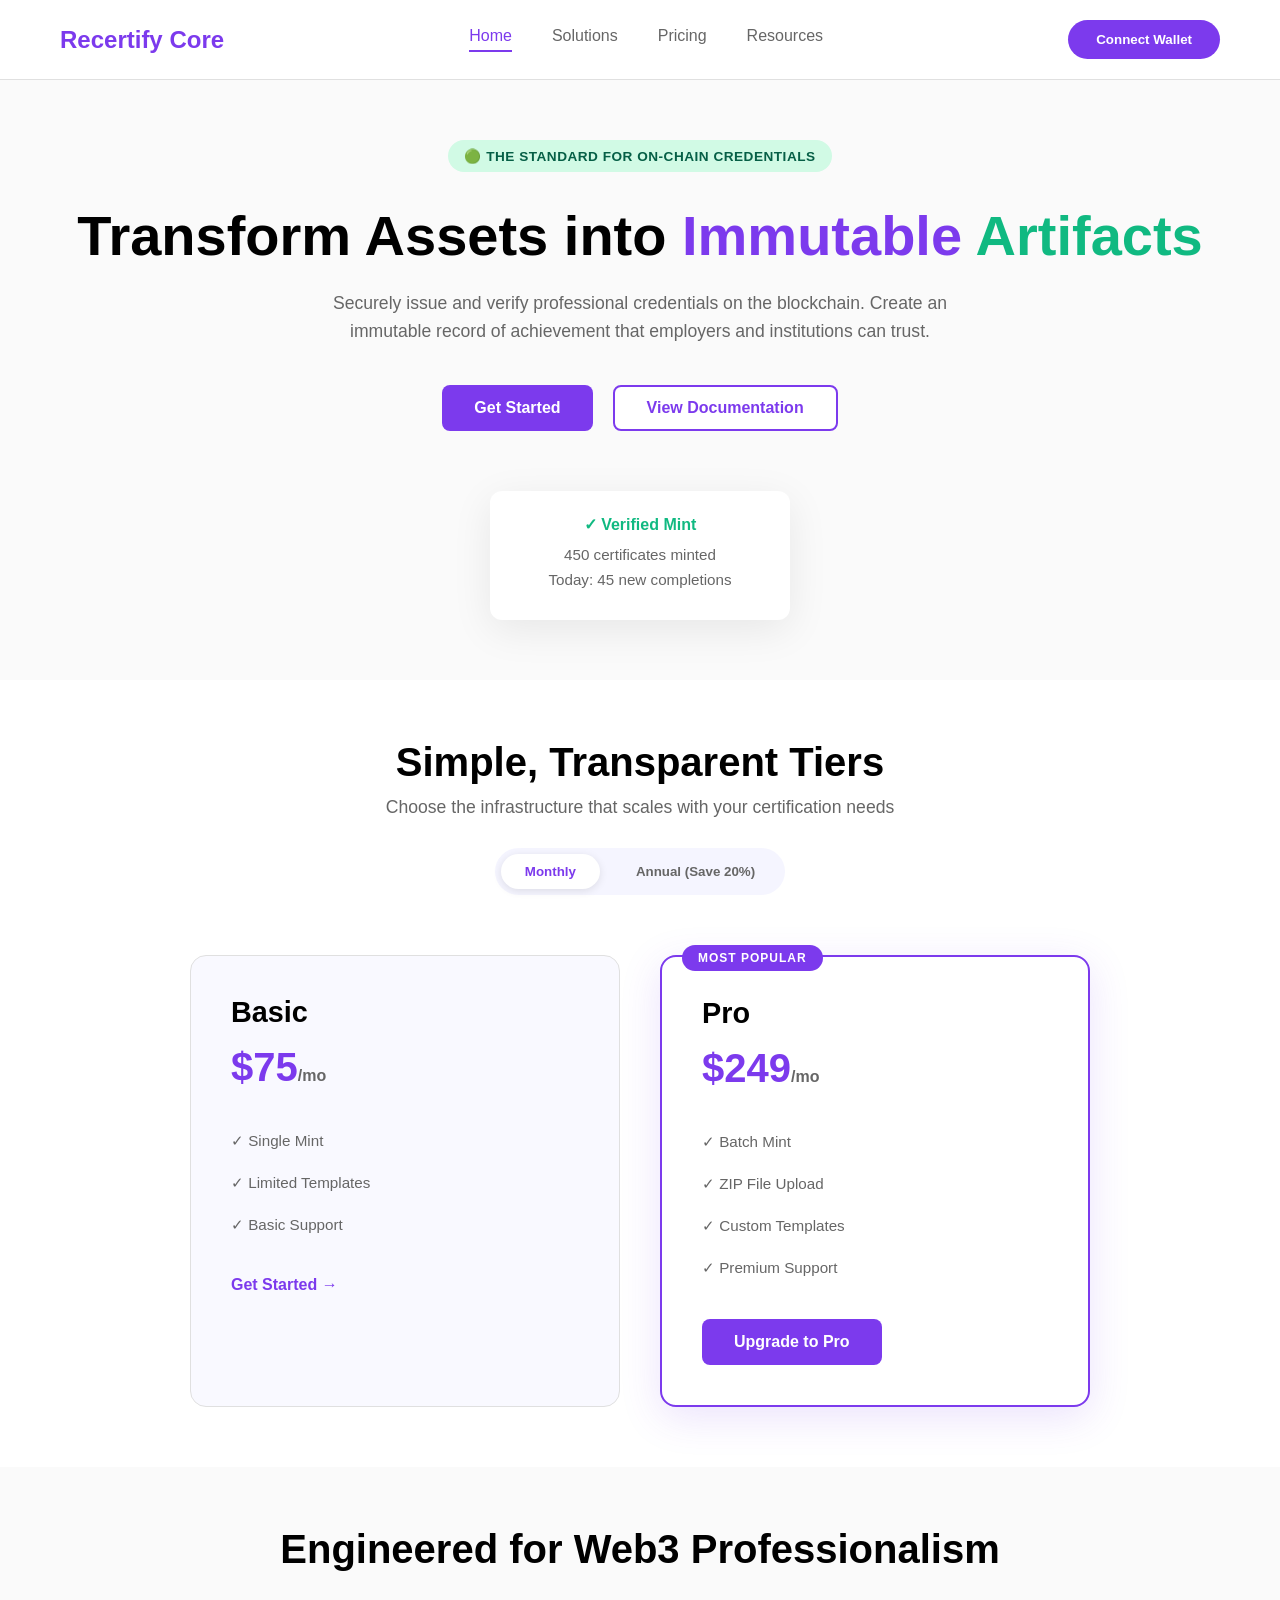
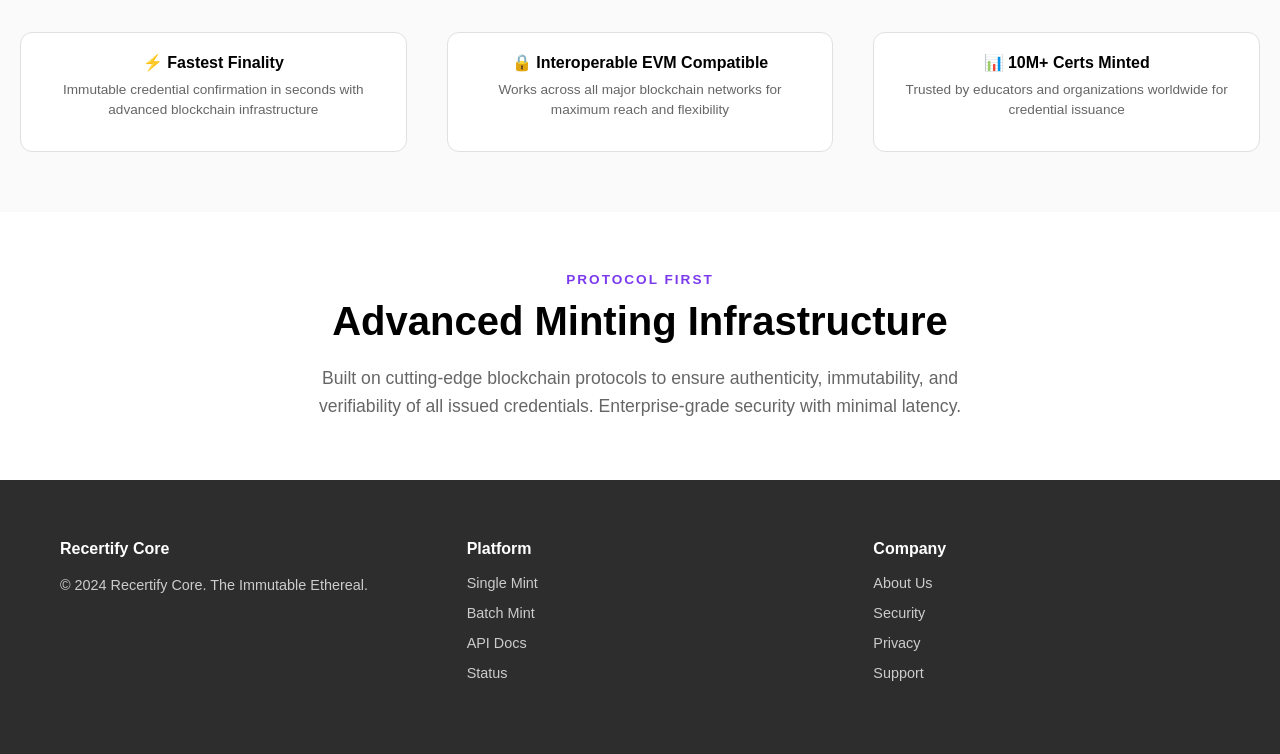
<file: index.html>
<!DOCTYPE html>
<html lang="en">
<head>
  <meta charset="UTF-8">
  <meta name="viewport" content="width=device-width, initial-scale=1.0">
  <title>Recertify Core - On-Chain Credentials</title>
  <link rel="stylesheet" href="style.css">
</head>
<body>

<!-- LANDING PAGE HEADER -->
<header class="landing-header">
  <div class="header-left">
    <h1 class="logo">Recertify Core</h1>
  </div>
  <nav class="nav-menu">
    <a href="#home">Home</a>
    <a href="#solutions">Solutions</a>
    <a href="#pricing">Pricing</a>
    <a href="#resources">Resources</a>
  </nav>
  <div class="header-right">
    <button class="connect-wallet-btn" onclick="connectWallet()">Connect Wallet</button>
  </div>
</header>

<!-- HERO SECTION -->
<section class="hero">
  <div class="hero-badge">🟢 THE STANDARD FOR ON-CHAIN CREDENTIALS</div>
  <h1>Transform Assets into <span class="purple">Immutable</span> <span class="teal">Artifacts</span></h1>
  <p class="hero-subtitle">Securely issue and verify professional credentials on the blockchain. Create an immutable record of achievement that employers and institutions can trust.</p>
  <div class="hero-buttons">
    <button class="btn-primary" onclick="goToLogin()">Get Started</button>
    <button class="btn-secondary">View Documentation</button>
  </div>
  <div class="hero-preview">
    <div class="preview-card">
      <div class="preview-badge">✓ Verified Mint</div>
      <p>450 certificates minted</p>
      <p>Today: 45 new completions</p>
    </div>
  </div>
</section>

<!-- PRICING SECTION -->
<section class="pricing-section" id="pricing">
  <div class="pricing-header">
    <h2>Simple, Transparent Tiers</h2>
    <p>Choose the infrastructure that scales with your certification needs</p>
    <div class="pricing-toggle">
      <button class="toggle-active">Monthly</button>
      <button>Annual (Save 20%)</button>
    </div>
  </div>
  
  <div class="pricing-cards">
    <div class="pricing-card">
      <h3>Basic</h3>
      <p class="price">$75<span>/mo</span></p>
      <ul class="features-list">
        <li>✓ Single Mint</li>
        <li>✓ Limited Templates</li>
        <li>✓ Basic Support</li>
      </ul>
      <button class="btn-link" onclick="selectPlan('Basic')">Get Started →</button>
    </div>

    <div class="pricing-card featured">
      <div class="badge-popular">MOST POPULAR</div>
      <h3>Pro</h3>
      <p class="price">$249<span>/mo</span></p>
      <ul class="features-list">
        <li>✓ Batch Mint</li>
        <li>✓ ZIP File Upload</li>
        <li>✓ Custom Templates</li>
        <li>✓ Premium Support</li>
      </ul>
      <button class="btn-primary" onclick="selectPlan('pro')">Upgrade to Pro</button>
    </div>
  </div>
</section>

<!-- FEATURES SECTION -->
<section class="features-section">
  <h2>Engineered for Web3 Professionalism</h2>
  
  <div class="features-grid">
    <div class="feature-card">
      <h4>⚡ Fastest Finality</h4>
      <p>Immutable credential confirmation in seconds with advanced blockchain infrastructure</p>
    </div>
    <div class="feature-card">
      <h4>🔒 Interoperable EVM Compatible</h4>
      <p>Works across all major blockchain networks for maximum reach and flexibility</p>
    </div>
    <div class="feature-card">
      <h4>📊 10M+ Certs Minted</h4>
      <p>Trusted by educators and organizations worldwide for credential issuance</p>
    </div>
  </div>
</section>

<!-- PROTOCOL SECTION -->
<section class="protocol-section">
  <div class="protocol-label">PROTOCOL FIRST</div>
  <h2>Advanced Minting Infrastructure</h2>
  <p>Built on cutting-edge blockchain protocols to ensure authenticity, immutability, and verifiability of all issued credentials. Enterprise-grade security with minimal latency.</p>
</section>

<!-- FOOTER -->
<footer class="landing-footer">
  <div class="footer-column">
    <h4>Recertify Core</h4>
    <p>© 2024 Recertify Core. The Immutable Ethereal.</p>
  </div>
  <div class="footer-column">
    <h4>Platform</h4>
    <ul>
      <li><a href="#">Single Mint</a></li>
      <li><a href="#">Batch Mint</a></li>
      <li><a href="#">API Docs</a></li>
      <li><a href="#">Status</a></li>
    </ul>
  </div>
  <div class="footer-column">
    <h4>Company</h4>
    <ul>
      <li><a href="#">About Us</a></li>
      <li><a href="#">Security</a></li>
      <li><a href="#">Privacy</a></li>
      <li><a href="#">Support</a></li>
    </ul>
  </div>
</footer>

<script src="script.js"></script>
</body>
</html>
</file>
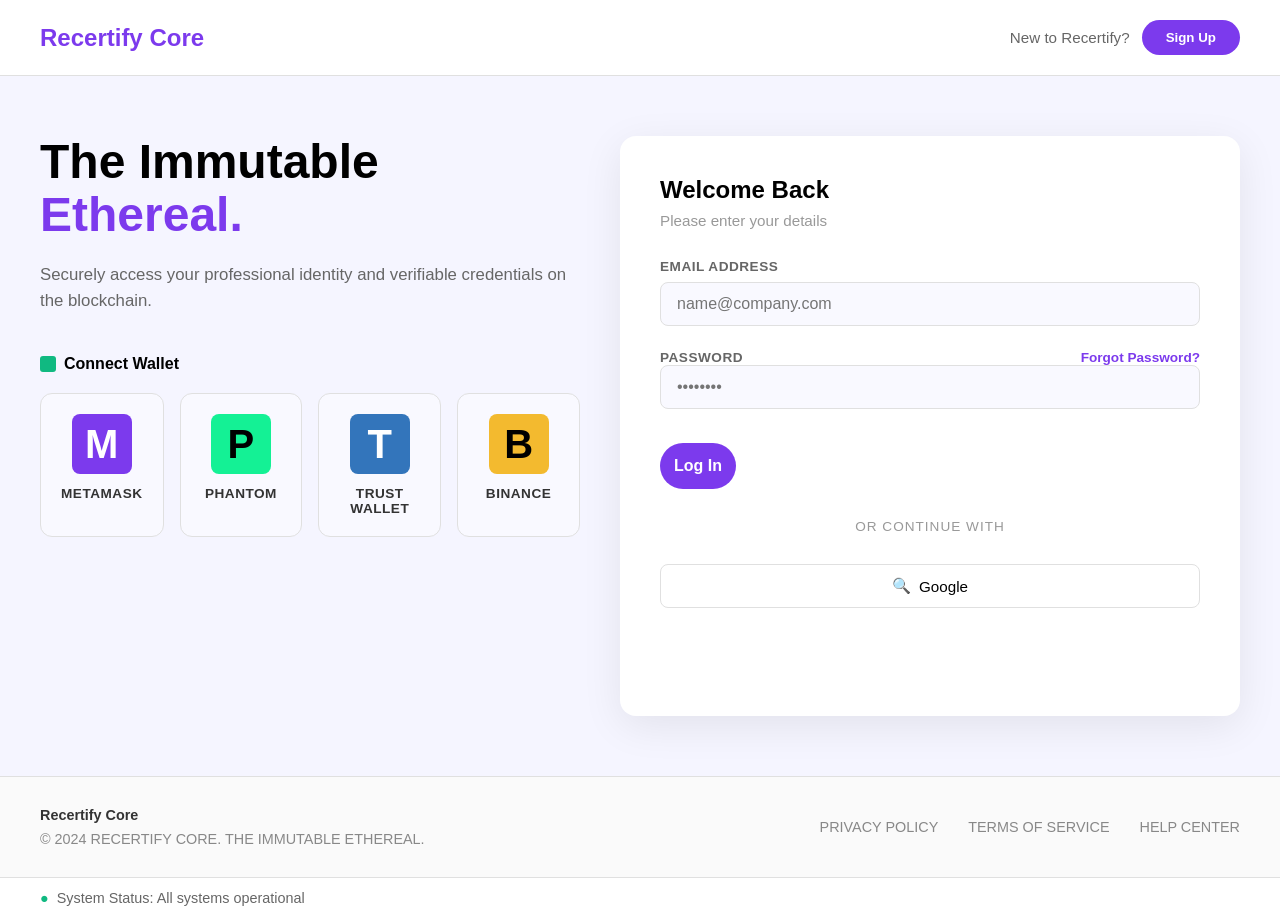
<file: analytics.html>
<!DOCTYPE html>
<html>
<head>
  <title>Analytics</title>
  <link rel="stylesheet" href="style.css">
</head>

<body>

<!-- PROTECTION -->
<script>
  const user = localStorage.getItem("user");
  if (!user) {
    window.location.href = "login.html";
  }
</script>

<div class="dashboard">

  <!-- SIDEBAR -->
  <div class="sidebar">
    <h2>RecertifyCore</h2>

    <a href="dashboard.html">Single Mint</a>
    <a href="#">Batch Mint</a>
    <a class="active" href="analytics.html">Analytics</a>

    <div class="upgrade">
      <p>PRO MEMBER</p>
      <button onclick="upgrade()">Upgrade to Pro</button>
    </div>
  </div>

  <!-- MAIN -->
  <div class="main">

    <h1>Immutable Metrics</h1>
    <p class="sub">Real-time certificate insights</p>

    <!-- TOP CARDS -->
    <div class="cards">

      <div class="card big">
        <h3>Total Certificates Minted</h3>
        <h1>124,802</h1>
        <p class="green">+12.4%</p>
      </div>

      <div class="card small">
        <h3>Network Speed</h3>
        <h1>0.8s</h1>
        <p>Avg confirmation</p>
      </div>

    </div>

    <!-- ACTIVITY GRID -->
    <div class="activity">
      <h3>Minting Activity</h3>

      <div class="grid">
        <div></div><div></div><div class="active"></div><div></div><div></div>
        <div class="active"></div><div></div><div></div><div></div><div class="active"></div>
        <div></div><div></div><div class="active"></div><div></div><div></div>
      </div>
    </div>

    <!-- BOTTOM CARDS -->
    <div class="bottom">

      <div class="card">
        <h3>Top Organizations</h3>
        <p>EduChain - 42k mints</p>
        <p>StackTech - 31k mints</p>
        <p>VeriRise - 28k mints</p>
      </div>

      <div class="card dark">
        <h3>AdSense5 Mini</h3>
        <p>45k views this week</p>
      </div>

      <div class="card">
        <h3>Success Rate</h3>
        <h1>99.98%</h1>
      </div>

    </div>

  </div>
</div>

<script src="script.js"></script>

</body>
</html>
</file>
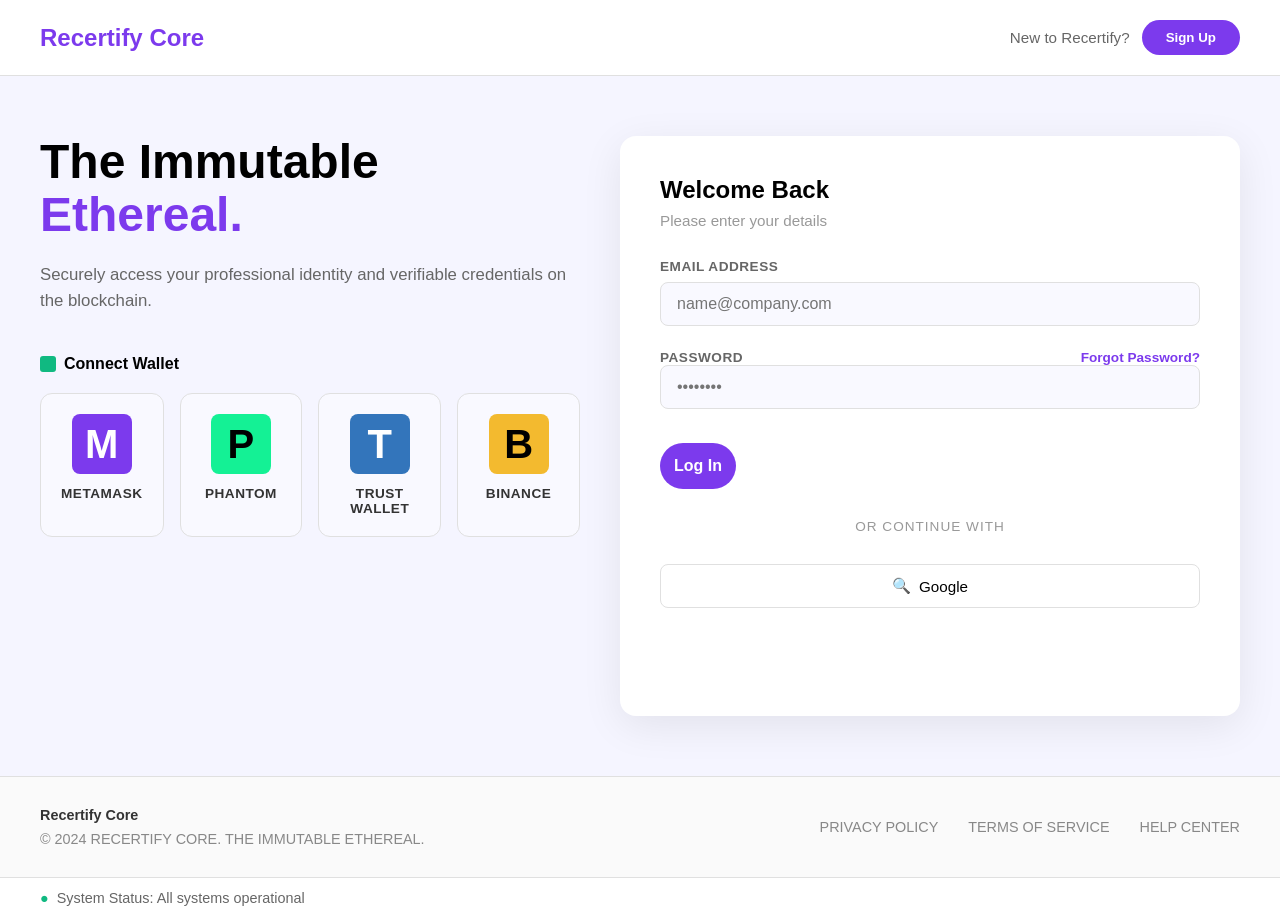
<file: Dashboard.html>
<!DOCTYPE html>
<html lang="en">
<head>
  <meta charset="UTF-8">
  <meta name="viewport" content="width=device-width, initial-scale=1.0">
  <title>Dashboard - Recertify Core</title>
  <link rel="stylesheet" href="style.css">
</head>
<body onload=\"initDashboard()\">

<!-- PROTECTION -->
<script>
  const user = localStorage.getItem("user");
  if (!user) {
    window.location.href = "login.html";
  }
</script>

<!-- DASHBOARD HEADER -->
<header class="dashboard-header">
  <div class="header-brand">Recertify Core</div>
  <nav class="dashboard-nav">
    <button class="nav-item active" onclick="showSection('single-mint', event)">Single Mint</button>
    <button class="nav-item" onclick="showSection('batch-mint', event)">Batch Mint</button>
    <button class="nav-item" onclick="showSection('analytics', event)">Analytics</button>
  </nav>
  <div class="header-actions">
    <span id="statusBadge" class="status-badge"></span>
    <button class="btn-connect" onclick="connectWallet()">Connect Wallet</button>
  </div>
</header>

<div class="dashboard-container">
  <!-- SIDEBAR -->
  <aside class="dashboard-sidebar">
    <div class="sidebar-brand">Recertify</div>
    <div class="sidebar-member" id="memberBadge">PRO MEMBER</div>

    <nav class="sidebar-nav">
      <a href="#" class="nav-link active" onclick="showSection('single-mint', event)">+ Single Mint</a>
      <a href="#" class="nav-link" onclick="showSection('batch-mint', event)">Batch Mint</a>
      <a href="#" class="nav-link" onclick="showSection('analytics', event)">Analytics</a>
    </nav>

    <div class="sidebar-plan">
      <div class="plan-label">ACTIVE PLAN</div>
      <div class="plan-name" id="planDisplay">Pro Tier</div>
      <div class="plan-subtitle" id="planSubtitle">Unlimited Batch Minting</div>
    </div>

    <div class="sidebar-footer">
      <a href="#" class="footer-link">Settings</a>
      <a href="#" class="footer-link">Support</a>
      <button onclick="logout()" class="btn-logout">Logout</button>
    </div>
  </aside>

  <!-- MAIN CONTENT -->
  <main class="dashboard-main">
    
    <!-- SINGLE MINT SECTION -->
    <section id="single-mint" class="dashboard-section active">
      <div class="section-header">
        <div class="section-label">CERTIFICATION PROTOCOL</div>
        <h1>Single Mint</h1>
        <p class="section-subtitle">Create an immutable digital asset for individual course completion. Secured on-chain with premium metadata.</p>
      </div>

      <div class="mint-layout">
        <!-- LEFT: FORM -->
        <div class="mint-form">
          <div class="form-card">
            <div class="form-group">
              <label>Student Wallet Address</label>
              <div class="input-group">
                <input id="wallet" type="text" placeholder="0x..." />
                <button class="btn-copy" onclick="copyAddress()">📋</button>
              </div>
            </div>

            <div class="form-group">
              <label>Student Name</label>
              <input id="name" type="text" placeholder="Alex Rivera" />
            </div>

            <div class="form-group">
              <label>Course Name</label>
              <div class="input-group">
                <input id="course" type="text" placeholder="Advanced Blockchain Architecture" />
                <button class="btn-check">✓</button>
              </div>
            </div>

            <button class="btn-primary mint-btn" onclick="mint()">Mint Certification</button>

            <div class="info-alert">
              ✓ Your current tier allows 5 more basic mints this month.
            </div>
          </div>
        </div>

        <!-- RIGHT: PREVIEW -->
        <div class="mint-preview">
          <div class="preview-label">Live Preview</div>
          <div class="certificate-preview">
            <div class="cert-header">CERTIFICATE ID: #00821</div>
            <div class="cert-brand">RECERTIFY</div>
            <div class="cert-subtitle">IMMUTABLE CREDENTIAL</div>
            <h2 class="cert-title">Certificate of Achievement</h2>
            <div class="cert-divider"></div>
            <p class="cert-presented">PRESENTED TO</p>
            <p class="cert-name">Alex Rivera</p>
            <p class="cert-description">For successfully completing the rigorous requirements of Advanced Blockchain Architecture</p>
            <div class="cert-qr">QR</div>
            <div class="cert-footer">
              <p>SMART CONTRACT: 0x8127cf...</p>
              <p>TOKEN STANDARD: ERC-721 Immutable</p>
            </div>
          </div>
        </div>
      </div>
    </section>

    <!-- BATCH MINT SECTION -->
    <section id="batch-mint" class="dashboard-section">
      <div class="batch-header">
        <h1>Transform your assets <span class="purple">at scale.</span></h1>
        <p>Effortlessly issue hundreds of digital certificates in a single transaction. Secure, immutable, and ethereal.</p>
      </div>

      <div class="batch-content">
        <!-- LEFT: UPLOAD -->
        <div class="batch-upload">
          <h3>Upload Batch</h3>
          <p class="upload-desc">Accepts .ZIP with metadata or .CSV files</p>
          
          <div class="upload-area" onclick="triggerFileUpload()">
            <div class="upload-icon">📤</div>
            <p class="upload-text">Drag and drop your batch here</p>
            <p class="upload-subtext">Support for up to 5,000 certificates per single upload session</p>
            <button class="btn-browse">Browse Folders</button>
          </div>
          <input id="batchFile" type="file" style="display: none;" onchange="handleBatchUpload(event)" />

          <div class="safety-info">
            ✓ PRO SAFETY: ANTI-DUPLICATE ENABLED <a href="#" class="config-link">Config</a>
          </div>

          <div class="feature-card">
            <div class="feature-icon">✨</div>
            <h4>AI Metadata Enrichment</h4>
            <p>Automatically generate descriptions and tags for your batch certificates.</p>
            <a href="#" class="btn-link">Enable Feature</a>
          </div>
        </div>

        <!-- RIGHT: STATS & ACTIVITY -->
        <div class="batch-stats">
          <div class="stat-card">
            <div class="stat-label">NETWORK THROUGHPUT</div>
            <div class="stat-number">1,204</div>
            <div class="stat-desc">Mints in last 24h</div>
            <div class="stat-growth">+12%</div>
            <div class="progress-bar"><div class="progress-fill" style="width: 75%"></div></div>
          </div>

          <!-- ACTIVITY FEED - FULL WIDTH -->
          <div class="activity-section full-activity">
            <div class="activity-header">
              <h4>Activity</h4>
              <a href="#" class="view-all">View All</a>
            </div>
            <div class="activity-list">
              <div class="activity-item success">
                <span class="activity-name">Graduation_2024.zip</span>
                <span class="activity-status">✓</span>
                <span class="activity-meta">450 UNITS • 2M AGO</span>
              </div>
              <div class="activity-item pending">
                <span class="activity-name">Product_Cert_A.csv</span>
                <span class="activity-status">⏳</span>
                <span class="activity-meta">1.2K UNITS • PROCESSING</span>
              </div>
              <div class="activity-item archived">
                <span class="activity-name">Legacy_Records.zip</span>
                <span class="activity-status">◉</span>
                <span class="activity-meta">89 UNITS • 1H AGO</span>
              </div>
              <div class="activity-item success">
                <span class="activity-name">Summer_Course_2024.zip</span>
                <span class="activity-status">✓</span>
                <span class="activity-meta">320 UNITS • 4H AGO</span>
              </div>
              <div class="activity-item pending">
                <span class="activity-name">Winter_Semester.csv</span>
                <span class="activity-status">⏳</span>
                <span class="activity-meta">890 UNITS • UPLOADING</span>
              </div>
              <div class="activity-item archived">
                <span class="activity-name">Archive_2023.zip</span>
                <span class="activity-status">◉</span>
                <span class="activity-meta">1.5K UNITS • 2D AGO</span>
              </div>
            </div>
          </div>
        </div>
      </div>
    </section>

    <!-- ANALYTICS SECTION -->
    <section id=\"analytics\" class=\"dashboard-section\">
      <div class=\"analytics-header\">
        <h1>Immutable Metrics</h1>
        <p>Real-time certificate insights</p>
      </div>

      <div class=\"analytics-content\">
        <!-- TOP METRICS -->
        <div class=\"metrics-grid\">
          <div class=\"metric-card large\">
            <h3>Total Certificates Minted</h3>
            <div class=\"metric-number\">124,802</div>
            <div class=\"metric-growth\">+12.4%</div>
          </div>

          <div class=\"metric-card\">
            <h3>Network Speed</h3>
            <div class=\"metric-number\">0.8s</div>
            <div class=\"metric-desc\">Avg confirmation</div>
          </div>
        </div>

        <!-- ACTIVITY HEATMAP -->
        <div class=\"activity-section\">
          <h3>Minting Activity</h3>
          <div class=\"activity-heatmap\">
            <div class=\"heatmap-row\">
              <div class=\"heatmap-cell\"></div>
              <div class=\"heatmap-cell\"></div>
              <div class=\"heatmap-cell active\"></div>
              <div class=\"heatmap-cell\"></div>
              <div class=\"heatmap-cell\"></div>
              <div class=\"heatmap-cell active\"></div>
              <div class=\"heatmap-cell\"></div>
              <div class=\"heatmap-cell\"></div>
              <div class=\"heatmap-cell\"></div>
              <div class=\"heatmap-cell active\"></div>
            </div>
            <div class=\"heatmap-row\">
              <div class=\"heatmap-cell\"></div>
              <div class=\"heatmap-cell\"></div>
              <div class=\"heatmap-cell active\"></div>
              <div class=\"heatmap-cell\"></div>
              <div class=\"heatmap-cell\"></div>
              <div class=\"heatmap-cell active\"></div>
              <div class=\"heatmap-cell\"></div>
              <div class=\"heatmap-cell\"></div>
              <div class=\"heatmap-cell\"></div>
              <div class=\"heatmap-cell active\"></div>
            </div>
            <div class=\"heatmap-row\">
              <div class=\"heatmap-cell\"></div>
              <div class=\"heatmap-cell\"></div>
              <div class=\"heatmap-cell active\"></div>
              <div class=\"heatmap-cell\"></div>
              <div class=\"heatmap-cell\"></div>
              <div class=\"heatmap-cell active\"></div>
              <div class=\"heatmap-cell\"></div>
              <div class=\"heatmap-cell\"></div>
              <div class=\"heatmap-cell\"></div>
              <div class=\"heatmap-cell active\"></div>
            </div>
          </div>
        </div>

        <!-- BOTTOM METRICS -->
        <div class=\"bottom-metrics\">
          <div class=\"metric-card\">
            <h3>Top Organizations</h3>
            <div class=\"org-list\">
              <p>EduChain - 42k mints</p>
              <p>StackTech - 31k mints</p>
              <p>VeriRise - 28k mints</p>
            </div>
          </div>

          <div class=\"metric-card dark\">
            <h3>AdSense5 Mini</h3>
            <div class=\"metric-number\">45k</div>
            <div class=\"metric-desc\">views this week</div>
          </div>

          <div class=\"metric-card\">
            <h3>Success Rate</h3>
            <div class=\"metric-number\">99.98%</div>
          </div>
        </div>
      </div>
    </section>

  </main>
</div>

<!-- TOAST NOTIFICATION CONTAINER -->
<div id="toast-container" class="toast-container"></div>

<script src="script.js"></script>
</body>
</html>
</file>
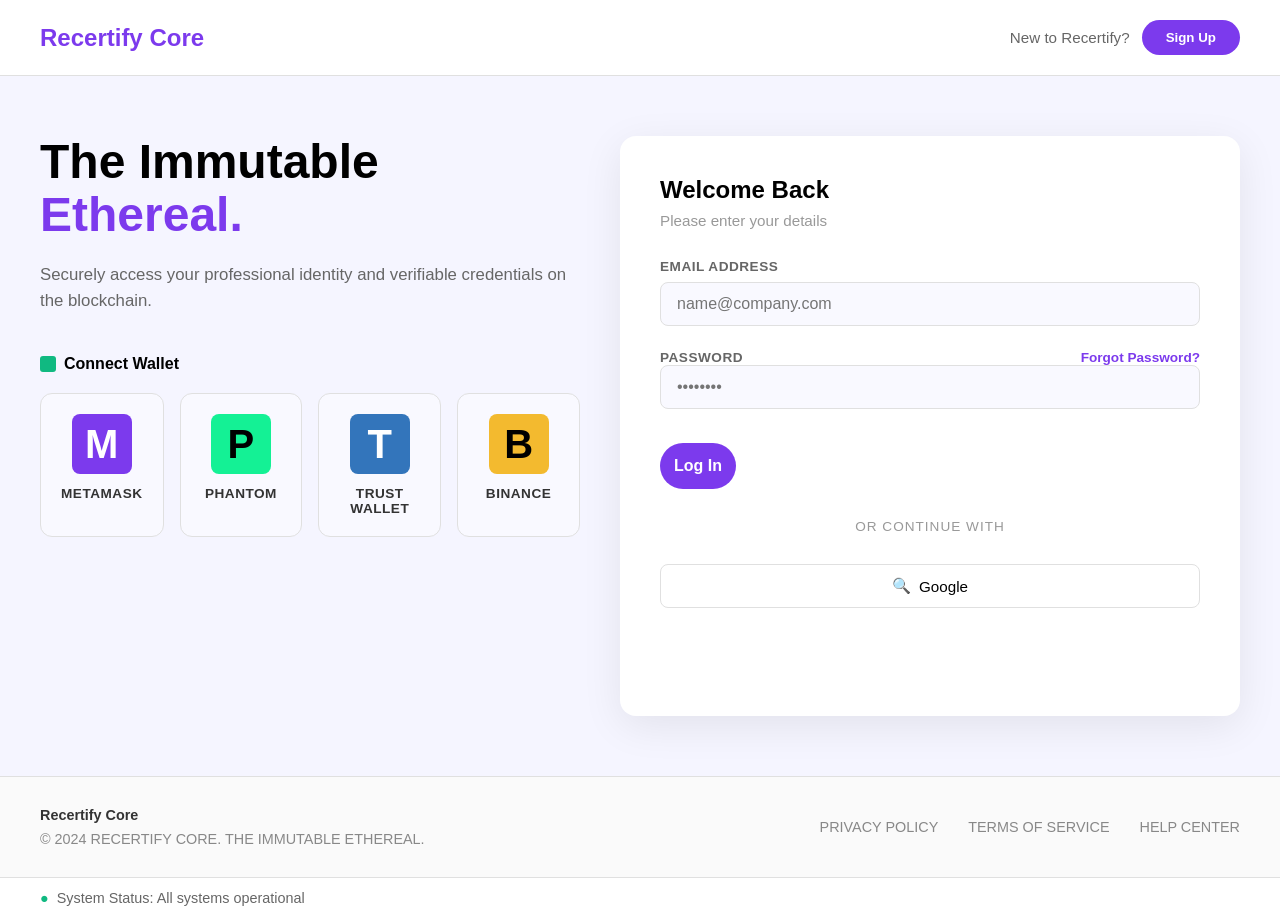
<file: login.html>
<!DOCTYPE html>
<html lang="en">
<head>
  <meta charset="UTF-8">
  <meta name="viewport" content="width=device-width, initial-scale=1.0">
  <title>Login - Recertify Core</title>
  <link rel="stylesheet" href="style.css">
</head>
<body>

<!-- HEADER -->
<header class="header">
  <div class="header-left">
    <h1 class="logo">Recertify Core</h1>
  </div>
  <div class="header-right">
    <span>New to Recertify?</span>
    <button class="sign-up-btn" onclick="goToSignup()">Sign Up</button>
  </div>
</header>

<div class="login-container">

  <!-- LEFT SIDE -->
  <div class="login-left">
    <h1>The Immutable <span class="purple">Ethereal.</span></h1>
    <p>Securely access your professional identity and verifiable credentials on the blockchain.</p>

    <div class="wallet-box">
      <h3>Connect Wallet</h3>
      <div class="wallets">
        <div class="wallet-option" onclick="connectWallet('metamask')">
          <div class="wallet-icon metamask">M</div>
          <p>METAMASK</p>
        </div>
        <div class="wallet-option" onclick="connectWallet('phantom')">
          <div class="wallet-icon phantom">P</div>
          <p>PHANTOM</p>
        </div>
        <div class="wallet-option" onclick="connectWallet('trustwallet')">
          <div class="wallet-icon trustwallet">T</div>
          <p>TRUST WALLET</p>
        </div>
        <div class="wallet-option" onclick="connectWallet('binance')">
          <div class="wallet-icon binance">B</div>
          <p>BINANCE</p>
        </div>
      </div>
    </div>
  </div>

  <!-- RIGHT SIDE -->
  <div class="login-right">
    <h2>Welcome Back</h2>
    <p class="form-subtitle">Please enter your details</p>

    <form onsubmit="handleLogin(event)">
      <div class="form-group">
        <label for="email">EMAIL ADDRESS</label>
        <input id="email" type="email" placeholder="name@company.com">
      </div>

      <div class="form-group">
        <div class="password-header">
          <label for="password">PASSWORD</label>
          <a href="#" class="forgot-pwd">Forgot Password?</a>
        </div>
        <input id="password" type="password" placeholder="••••••••">
      </div>

      <button type="submit" class="login-btn">Log In</button>
    </form>

    <div class="divider">OR CONTINUE WITH</div>

    <button class="google-btn" onclick="loginGoogle()">
      <span>🔍</span> Google
    </button>
  </div>
</div>

<!-- FOOTER -->
<footer class="footer">
  <div class="footer-left">
    <h4>Recertify Core</h4>
    <p>© 2024 RECERTIFY CORE. THE IMMUTABLE ETHEREAL.</p>
  </div>
  <div class="footer-right">
    <a href="#">PRIVACY POLICY</a>
    <a href="#">TERMS OF SERVICE</a>
    <a href="#">HELP CENTER</a>
  </div>
</footer>

<div class="status-bar">
  <span class="status-indicator">●</span> System Status: All systems operational
</div>

<script src="script.js"></script>
</body>
</html>
</file>
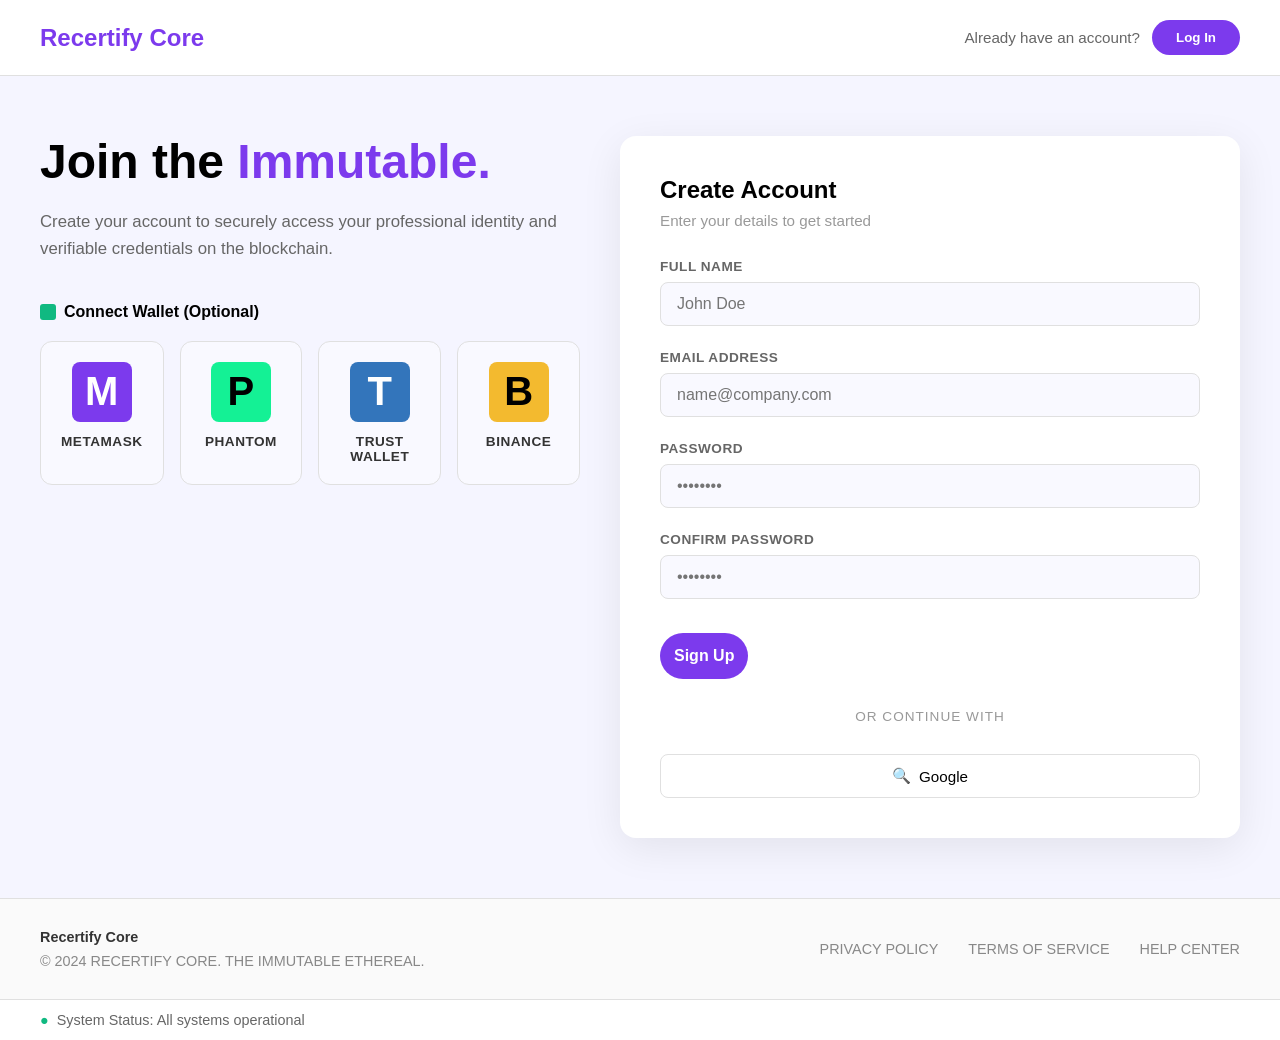
<file: signup.html>
<!DOCTYPE html>
<html lang="en">
<head>
  <meta charset="UTF-8">
  <meta name="viewport" content="width=device-width, initial-scale=1.0">
  <title>Sign Up - Recertify Core</title>
  <link rel="stylesheet" href="style.css">
</head>
<body>

<!-- HEADER -->
<header class="header">
  <div class="header-left">
    <h1 class="logo">Recertify Core</h1>
  </div>
  <div class="header-right">
    <span>Already have an account?</span>
    <button class="sign-up-btn" onclick="goToLogin()">Log In</button>
  </div>
</header>

<div class="login-container">

  <!-- LEFT SIDE -->
  <div class="login-left">
    <h1>Join the <span class="purple">Immutable.</span></h1>
    <p>Create your account to securely access your professional identity and verifiable credentials on the blockchain.</p>

    <div class="wallet-box">
      <h3>Connect Wallet (Optional)</h3>
      <div class="wallets">
        <div class="wallet-option" onclick="connectWallet('metamask')">
          <div class="wallet-icon metamask">M</div>
          <p>METAMASK</p>
        </div>
        <div class="wallet-option" onclick="connectWallet('phantom')">
          <div class="wallet-icon phantom">P</div>
          <p>PHANTOM</p>
        </div>
        <div class="wallet-option" onclick="connectWallet('trustwallet')">
          <div class="wallet-icon trustwallet">T</div>
          <p>TRUST WALLET</p>
        </div>
        <div class="wallet-option" onclick="connectWallet('binance')">
          <div class="wallet-icon binance">B</div>
          <p>BINANCE</p>
        </div>
      </div>
    </div>
  </div>

  <!-- RIGHT SIDE -->
  <div class="login-right">
    <h2>Create Account</h2>
    <p class="form-subtitle">Enter your details to get started</p>

    <form onsubmit="handleSignup(event)">
      <div class="form-group">
        <label for="name">FULL NAME</label>
        <input id="name" type="text" placeholder="John Doe" required>
      </div>

      <div class="form-group">
        <label for="email">EMAIL ADDRESS</label>
        <input id="email" type="email" placeholder="name@company.com" required>
      </div>

      <div class="form-group">
        <label for="password">PASSWORD</label>
        <input id="password" type="password" placeholder="••••••••" required>
      </div>

      <div class="form-group">
        <label for="confirmPassword">CONFIRM PASSWORD</label>
        <input id="confirmPassword" type="password" placeholder="••••••••" required>
      </div>

      <button type="submit" class="login-btn">Sign Up</button>
    </form>

    <div class="divider">OR CONTINUE WITH</div>

    <button class="google-btn" onclick="signupGoogle()">
      <span>🔍</span> Google
    </button>
  </div>
</div>

<!-- FOOTER -->
<footer class="footer">
  <div class="footer-left">
    <h4>Recertify Core</h4>
    <p>© 2024 RECERTIFY CORE. THE IMMUTABLE ETHEREAL.</p>
  </div>
  <div class="footer-right">
    <a href="#">PRIVACY POLICY</a>
    <a href="#">TERMS OF SERVICE</a>
    <a href="#">HELP CENTER</a>
  </div>
</footer>

<div class="status-bar">
  <span class="status-indicator">●</span> System Status: All systems operational
</div>

<script src="script.js"></script>
</body>
</html>
</file>
<file: style.css>
* {
  margin: 0;
  padding: 0;
  box-sizing: border-box;
}

body {
  font-family: -apple-system, BlinkMacSystemFont, 'Segoe UI', Roboto, 'Helvetica Neue', Arial, sans-serif;
  background-color: #f5f5ff;
  color: #333;
}

/* LANDING PAGE HEADER */
.landing-header {
  display: flex;
  justify-content: space-between;
  align-items: center;
  padding: 20px 60px;
  background: white;
  border-bottom: 1px solid #e0e0e0;
  position: sticky;
  top: 0;
  z-index: 100;
}

.landing-header .logo {
  margin: 0;
  font-size: 1.5rem;
  color: #7c3aed;
  font-weight: bold;
}

.nav-menu {
  display: flex;
  gap: 40px;
  margin: 0;
}

.nav-menu a {
  text-decoration: none;
  color: #666;
  font-weight: 500;
  transition: color 0.3s;
}

.nav-menu a:hover {
  color: #7c3aed;
}

.nav-menu a:first-child {
  color: #7c3aed;
  border-bottom: 2px solid #7c3aed;
  padding-bottom: 5px;
}

.header-right {
  display: flex;
  gap: 12px;
  align-items: center;
}

.connect-wallet-btn {
  background: #7c3aed;
  color: white;
  border: none;
  padding: 12px 28px;
  border-radius: 999px;
  cursor: pointer;
  font-weight: 600;
  transition: background 0.3s;
}

.connect-wallet-btn:hover {
  background: #6d28d9;
}

/* HERO SECTION */
.hero {
  padding: 80px 60px;
  text-align: center;
  background: #fafafa;
}

.hero-badge {
  display: inline-block;
  background: #d1fae5;
  color: #065f46;
  padding: 8px 16px;
  border-radius: 999px;
  font-size: 0.85rem;
  font-weight: 600;
  margin-bottom: 30px;
  letter-spacing: 0.5px;
}

.hero h1 {
  font-size: 3.5rem;
  line-height: 1.2;
  margin-bottom: 20px;
  color: #000;
  font-weight: 800;
}

.hero .purple {
  color: #7c3aed;
}

.hero .teal {
  color: #10b981;
}

.hero-subtitle {
  font-size: 1.1rem;
  color: #666;
  max-width: 700px;
  margin: 0 auto 40px;
  line-height: 1.6;
}

.hero-buttons {
  display: flex;
  gap: 20px;
  justify-content: center;
  margin-bottom: 60px;
}

.btn-primary {
  background: #7c3aed;
  color: white;
  border: none;
  padding: 14px 32px;
  border-radius: 8px;
  font-size: 1rem;
  font-weight: 600;
  cursor: pointer;
  transition: background 0.3s;
}

.btn-primary:hover {
  background: #6d28d9;
}

.btn-secondary {
  background: white;
  color: #7c3aed;
  border: 2px solid #7c3aed;
  padding: 12px 32px;
  border-radius: 8px;
  font-size: 1rem;
  font-weight: 600;
  cursor: pointer;
  transition: all 0.3s;
}

.btn-secondary:hover {
  background: #f3e8ff;
}

.hero-preview {
  margin-top: 40px;
}

.preview-card {
  display: inline-block;
  background: white;
  padding: 24px;
  border-radius: 12px;
  box-shadow: 0 10px 40px rgba(0, 0, 0, 0.08);
  min-width: 300px;
}

.preview-badge {
  color: #10b981;
  font-weight: 600;
  margin-bottom: 12px;
}

.preview-card p {
  margin: 8px 0;
  color: #666;
  font-size: 0.95rem;
}

/* PRICING SECTION */
.pricing-section {
  padding: 80px 60px;
  background: white;
}

.pricing-header {
  text-align: center;
  margin-bottom: 60px;
}

.pricing-header h2 {
  font-size: 2.5rem;
  margin-bottom: 12px;
  color: #000;
}

.pricing-header > p {
  color: #666;
  font-size: 1.1rem;
  margin-bottom: 30px;
}

.pricing-toggle {
  display: flex;
  gap: 12px;
  justify-content: center;
  background: #f5f5ff;
  padding: 6px;
  border-radius: 999px;
  width: fit-content;
  margin: 0 auto;
}

.pricing-toggle button {
  background: transparent;
  border: none;
  padding: 10px 24px;
  border-radius: 999px;
  cursor: pointer;
  font-weight: 600;
  color: #666;
  transition: all 0.3s;
}

.pricing-toggle .toggle-active {
  background: white;
  color: #7c3aed;
  box-shadow: 0 2px 8px rgba(0, 0, 0, 0.1);
}

.pricing-cards {
  display: grid;
  grid-template-columns: repeat(2, 1fr);
  gap: 40px;
  max-width: 900px;
  margin: 0 auto;
}

.pricing-card {
  background: #f9f9ff;
  border: 1px solid #e0e0e0;
  padding: 40px;
  border-radius: 16px;
  position: relative;
  transition: all 0.3s;
}

.pricing-card:hover {
  box-shadow: 0 15px 50px rgba(0, 0, 0, 0.1);
  transform: translateY(-5px);
}

.pricing-card.featured {
  background: white;
  border: 2px solid #7c3aed;
  box-shadow: 0 10px 40px rgba(124, 58, 237, 0.15);
}

.badge-popular {
  position: absolute;
  top: -12px;
  left: 20px;
  background: #7c3aed;
  color: white;
  padding: 6px 16px;
  border-radius: 999px;
  font-size: 0.75rem;
  font-weight: 700;
  letter-spacing: 1px;
}

.pricing-card h3 {
  font-size: 1.8rem;
  margin: 0 0 16px 0;
  color: #000;
}

.price {
  font-size: 2.5rem;
  color: #7c3aed;
  margin: 12px 0 24px 0;
  font-weight: 700;
}

.price span {
  font-size: 1rem;
  color: #666;
}

.features-list {
  list-style: none;
  margin: 30px 0;
  padding: 0;
}

.features-list li {
  padding: 12px 0;
  color: #666;
  font-size: 0.95rem;
}

.btn-link {
  background: transparent;
  color: #7c3aed;
  border: none;
  padding: 0;
  font-size: 1rem;
  font-weight: 600;
  cursor: pointer;
  text-decoration: none;
}

.btn-link:hover {
  text-decoration: underline;
}

/* FEATURES SECTION */
.features-section {
  padding: 80px 60px;
  background: #fafafa;
  text-align: center;
}

.features-section h2 {
  font-size: 2.5rem;
  margin-bottom: 60px;
  color: #000;
}

.features-grid {
  display: grid;
  grid-template-columns: repeat(3, 1fr);
  gap: 40px;
}

.feature-card {
  background: white;
  padding: 40px;
  border-radius: 12px;
  text-align: center;
}

.feature-card h4 {
  font-size: 1.2rem;
  margin-bottom: 12px;
  color: #000;
}

.feature-card p {
  color: #666;
  font-size: 0.95rem;
  line-height: 1.6;
}

/* PROTOCOL SECTION */
.protocol-section {
  padding: 80px 60px;
  background: white;
  text-align: center;
}

.protocol-label {
  font-size: 0.85rem;
  color: #7c3aed;
  font-weight: 700;
  letter-spacing: 2px;
  margin-bottom: 12px;
}

.protocol-section h2 {
  font-size: 2.5rem;
  margin-bottom: 20px;
  color: #000;
}

.protocol-section p {
  color: #666;
  font-size: 1.1rem;
  max-width: 700px;
  margin: 0 auto;
  line-height: 1.6;
}

/* LANDING PAGE FOOTER */
.landing-footer {
  background: #2d2d2d;
  color: #ccc;
  padding: 60px;
  display: grid;
  grid-template-columns: repeat(3, 1fr);
  gap: 60px;
}

.footer-column h4 {
  color: white;
  margin-bottom: 16px;
  font-size: 1rem;
}

.footer-column p {
  font-size: 0.9rem;
  line-height: 1.6;
}

.footer-column ul {
  list-style: none;
}

.footer-column ul li {
  margin-bottom: 12px;
}

.footer-column a {
  color: #ccc;
  text-decoration: none;
  font-size: 0.9rem;
  transition: color 0.3s;
}

.footer-column a:hover {
  color: #7c3aed;
}

/* DASHBOARD HEADER */
.dashboard-header {
  display: flex;
  justify-content: space-between;
  align-items: center;
  padding: 20px 40px;
  background: white;
  border-bottom: 1px solid #e0e0e0;
}

.header-brand {
  font-size: 1.5rem;
  font-weight: bold;
  color: #7c3aed;
}

.dashboard-nav {
  display: flex;
  gap: 30px;
  margin: 0;
}

.nav-item {
  background: none;
  border: none;
  padding: 8px 0;
  font-size: 1rem;
  color: #666;
  cursor: pointer;
  font-weight: 500;
  transition: color 0.3s;
  border-bottom: 2px solid transparent;
}

.nav-item:hover {
  color: #7c3aed;
}

.nav-item.active {
  color: #7c3aed;
  border-bottom-color: #7c3aed;
}

.header-actions {
  display: flex;
  align-items: center;
  gap: 20px;
}

.status-badge {
  background: #d1fae5;
  color: #065f46;
  padding: 6px 12px;
  border-radius: 999px;
  font-size: 0.85rem;
  font-weight: 600;
}

.btn-connect {
  background: #7c3aed;
  color: white;
  border: none;
  padding: 10px 24px;
  border-radius: 8px;
  cursor: pointer;
  font-weight: 600;
}

/* DASHBOARD CONTAINER */
.dashboard-container {
  display: flex;
  min-height: calc(100vh - 70px);
}

/* SIDEBAR */
.dashboard-sidebar {
  width: 240px;
  background: #f5f5ff;
  padding: 30px 20px;
  border-right: 1px solid #e0e0e0;
  display: flex;
  flex-direction: column;
}

.sidebar-brand {
  font-size: 1.3rem;
  font-weight: bold;
  color: #7c3aed;
  margin-bottom: 8px;
}

.sidebar-member {
  color: #999;
  font-size: 0.85rem;
  font-weight: 600;
  margin-bottom: 30px;
  letter-spacing: 0.5px;
}

.sidebar-nav {
  display: flex;
  flex-direction: column;
  gap: 12px;
  margin-bottom: 40px;
}

.nav-link {
  padding: 12px;
  background: white;
  border: 1px solid #e0e0e0;
  border-radius: 8px;
  text-decoration: none;
  color: #666;
  transition: all 0.3s;
  font-size: 0.95rem;
  font-weight: 500;
}

.nav-link:hover {
  background: white;
  border-color: #7c3aed;
  color: #7c3aed;
}

.nav-link.active {
  background: #7c3aed;
  border-color: #7c3aed;
  color: white;
}

.sidebar-plan {
  background: #7c3aed;
  color: white;
  padding: 20px;
  border-radius: 12px;
  margin-bottom: 40px;
  flex-grow: 1;
}

.plan-label {
  font-size: 0.75rem;
  font-weight: 700;
  letter-spacing: 1px;
  margin-bottom: 12px;
  opacity: 0.9;
}

.plan-name {
  font-size: 1.3rem;
  font-weight: bold;
  margin-bottom: 8px;
}

.plan-subtitle {
  font-size: 0.9rem;
  opacity: 0.9;
}

.sidebar-footer {
  display: flex;
  flex-direction: column;
  gap: 12px;
  border-top: 1px solid #e0e0e0;
  padding-top: 20px;
}

.footer-link {
  text-decoration: none;
  color: #666;
  font-size: 0.9rem;
  transition: color 0.3s;
}

.footer-link:hover {
  color: #7c3aed;
}

.btn-logout {
  background: white;
  color: #7c3aed;
  border: 1px solid #e0e0e0;
  padding: 10px;
  border-radius: 8px;
  cursor: pointer;
  font-weight: 600;
  margin-top: 10px;
}

/* DASHBOARD MAIN */
.dashboard-main {
  flex: 1;
  padding: 40px;
  overflow-y: auto;
}

.dashboard-section {
  display: none;
}

.dashboard-section.active {
  display: block;
}

.section-header {
  margin-bottom: 40px;
}

.section-label {
  font-size: 0.85rem;
  color: #7c3aed;
  font-weight: 700;
  letter-spacing: 1.5px;
  margin-bottom: 12px;
}

.dashboard-main h1 {
  font-size: 2rem;
  margin-bottom: 12px;
  color: #000;
}

.section-subtitle {
  color: #666;
  font-size: 1rem;
  line-height: 1.6;
}

/* SINGLE MINT LAYOUT */
.mint-layout {
  display: grid;
  grid-template-columns: 1fr 1fr;
  gap: 40px;
}

.mint-form {
  display: flex;
}

.form-card {
  background: white;
  padding: 30px;
  border-radius: 12px;
  box-shadow: 0 5px 20px rgba(0, 0, 0, 0.05);
  width: 100%;
}

.form-group {
  margin-bottom: 24px;
}

.form-group label {
  display: block;
  margin-bottom: 8px;
  color: #666;
  font-weight: 600;
  font-size: 0.85rem;
  letter-spacing: 0.5px;
}

.input-group {
  display: flex;
  gap: 8px;
}

.form-group input {
  flex: 1;
  padding: 12px;
  border: 1px solid #e0e0e0;
  border-radius: 8px;
  font-size: 1rem;
  background: #f9f9ff;
}

.form-group input:focus {
  outline: none;
  border-color: #7c3aed;
  background: white;
}

.btn-copy, .btn-check {
  background: white;
  border: 1px solid #e0e0e0;
  padding: 10px 12px;
  border-radius: 6px;
  cursor: pointer;
  font-size: 1rem;
}

.mint-btn {
  width: 100%;
  padding: 14px;
  margin-top: 12px;
}

.info-alert {
  background: #d1fae5;
  color: #065f46;
  padding: 14px;
  border-radius: 8px;
  font-size: 0.9rem;
  margin-top: 20px;
}

/* CERTIFICATE PREVIEW */
.mint-preview {
  display: flex;
  flex-direction: column;
}

.preview-label {
  font-size: 0.85rem;
  color: #666;
  font-weight: 600;
  margin-bottom: 16px;
}

.certificate-preview {
  background: #f5f0ff;
  border: 1px solid #e8dff5;
  border-radius: 12px;
  padding: 40px;
  text-align: center;
  flex: 1;
  display: flex;
  flex-direction: column;
  justify-content: center;
}

.cert-header {
  font-size: 0.75rem;
  color: #666;
  letter-spacing: 1px;
  margin-bottom: 20px;
  font-weight: 700;
}

.cert-brand {
  font-size: 0.9rem;
  color: #7c3aed;
  font-weight: 700;
  letter-spacing: 2px;
  margin-bottom: 8px;
}

.cert-subtitle {
  font-size: 0.85rem;
  color: #999;
  letter-spacing: 1px;
  margin-bottom: 24px;
}

.cert-title {
  font-size: 2rem;
  color: #000;
  margin: 16px 0;
  font-weight: bold;
}

.cert-divider {
  width: 60px;
  height: 3px;
  background: #10b981;
  margin: 20px auto;
}

.cert-presented {
  font-size: 0.85rem;
  color: #999;
  letter-spacing: 1px;
  margin-top: 24px;
  margin-bottom: 12px;
}

.cert-name {
  font-size: 1.5rem;
  color: #000;
  font-style: italic;
  margin-bottom: 16px;
}

.cert-description {
  color: #666;
  font-size: 0.9rem;
  line-height: 1.6;
  margin: 20px 0;
}

.cert-qr {
  width: 60px;
  height: 60px;
  background: #ddd;
  margin: 30px auto 20px;
  display: flex;
  align-items: center;
  justify-content: center;
  border-radius: 4px;
  color: #999;
}

.cert-footer {
  font-size: 0.75rem;
  color: #999;
  margin-top: 30px;
  padding-top: 20px;
  border-top: 1px solid #e8dff5;
}

.cert-footer p {
  margin: 6px 0;
}

/* BATCH MINT SECTION */
.batch-header {
  margin-bottom: 40px;
}

.batch-header h1 {
  font-size: 2rem;
  margin-bottom: 12px;
}

.batch-header .purple {
  color: #7c3aed;
}

.batch-header p {
  color: #666;
  font-size: 1rem;
  max-width: 600px;
}

.batch-content {
  display: grid;
  grid-template-columns: 1fr 420px;
  gap: 40px;
}

/* UPLOAD AREA */
.batch-upload {
  display: flex;
  flex-direction: column;
}

.batch-upload h3 {
  font-size: 1.2rem;
  margin-bottom: 8px;
  color: #000;
}

.upload-desc {
  color: #666;
  font-size: 0.9rem;
  margin-bottom: 20px;
}

.upload-area {
  border: 2px dashed #7c3aed;
  border-radius: 12px;
  padding: 60px 40px;
  text-align: center;
  cursor: pointer;
  transition: all 0.3s;
  background: #fafafa;
  margin-bottom: 20px;
}

.upload-area:hover {
  background: #f5f0ff;
  border-color: #6d28d9;
}

.upload-icon {
  font-size: 3rem;
  margin-bottom: 16px;
}

.upload-text {
  color: #000;
  font-weight: 600;
  margin-bottom: 8px;
}

.upload-subtext {
  color: #999;
  font-size: 0.9rem;
  margin-bottom: 16px;
}

.btn-browse {
  background: #7c3aed;
  color: white;
  border: none;
  padding: 10px 24px;
  border-radius: 6px;
  cursor: pointer;
  font-weight: 600;
}

.safety-info {
  background: #d1fae5;
  padding: 12px;
  border-radius: 8px;
  font-size: 0.85rem;
  color: #065f46;
  margin-bottom: 20px;
}

.config-link {
  color: #065f46;
  text-decoration: none;
  font-weight: 600;
  float: right;
}

/* FEATURE CARD */
.feature-card {
  background: white;
  border: 1px solid #e0e0e0;
  padding: 20px;
  border-radius: 12px;
  text-align: center;
}

.feature-icon {
  font-size: 2rem;
  margin-bottom: 12px;
}

.feature-card h4 {
  font-size: 1rem;
  margin-bottom: 8px;
  color: #000;
}

.feature-card p {
  color: #666;
  font-size: 0.85rem;
  line-height: 1.4;
  margin-bottom: 12px;
}

/* BATCH STATS */
.batch-stats {
  display: flex;
  flex-direction: column;
  gap: 20px;
}

.stat-card {
  background: white;
  padding: 24px;
  border-radius: 12px;
  border: 1px solid #e0e0e0;
}

.stat-label {
  font-size: 0.75rem;
  color: #999;
  font-weight: 700;
  letter-spacing: 1px;
  margin-bottom: 12px;
}

.stat-number {
  font-size: 2.5rem;
  font-weight: bold;
  color: #000;
  margin-bottom: 8px;
}

.stat-desc {
  color: #666;
  font-size: 0.9rem;
  margin-bottom: 8px;
}

.stat-growth {
  color: #10b981;
  font-weight: 600;
  margin-bottom: 12px;
}

.progress-bar {
  background: #f0f0f0;
  height: 8px;
  border-radius: 999px;
  overflow: hidden;
}

.progress-fill {
  background: #10b981;
  height: 100%;
  border-radius: 999px;
}

/* ACTIVITY SECTION - FULL ACTIVITY */
.activity-section {
  background: white;
  border: 1px solid #e0e0e0;
  border-radius: 12px;
  padding: 20px;
}

.activity-section.full-activity {
  flex: 1;
  padding: 30px;
  min-height: 400px;
}

.activity-header {
  display: flex;
  justify-content: space-between;
  align-items: center;
  margin-bottom: 20px;
}

.activity-header h4 {
  margin: 0;
  color: #000;
  font-size: 1.2rem;
  font-weight: 600;
}

.view-all {
  color: #7c3aed;
  text-decoration: none;
  font-size: 0.9rem;
  font-weight: 600;
}

.activity-list {
  display: flex;
  flex-direction: column;
  gap: 16px;
}

.activity-item {
  padding: 16px;
  background: #f9f9ff;
  border-radius: 8px;
  display: flex;
  justify-content: space-between;
  align-items: center;
  transition: all 0.3s;
}

.activity-item:hover {
  background: #f0f0ff;
  transform: translateY(-2px);
  box-shadow: 0 4px 12px rgba(0, 0, 0, 0.1);
}

.activity-item.success {
  border-left: 4px solid #10b981;
}

.activity-item.pending {
  border-left: 4px solid #f59e0b;
}

.activity-item.archived {
  border-left: 4px solid #999;
}

.activity-name {
  font-weight: 600;
  color: #000;
  flex: 1;
}

.activity-status {
  font-weight: bold;
  font-size: 1.2rem;
  margin-right: 16px;
}

.activity-item.success .activity-status {
  color: #10b981;
}

.activity-item.pending .activity-status {
  color: #f59e0b;
}

.activity-item.archived .activity-status {
  color: #999;
}

.activity-meta {
  color: #999;
  font-size: 0.85rem;
  text-align: right;
}

/* ANALYTICS SECTION */
.analytics-header {
  margin-bottom: 40px;
}

.analytics-header h1 {
  font-size: 2rem;
  margin-bottom: 8px;
  color: #000;
}

.analytics-header p {
  color: #666;
  font-size: 1rem;
}

.analytics-content {
  display: flex;
  flex-direction: column;
  gap: 40px;
}

/* METRICS GRID */
.metrics-grid {
  display: grid;
  grid-template-columns: 2fr 1fr;
  gap: 20px;
}

.metric-card {
  background: white;
  padding: 30px;
  border-radius: 12px;
  border: 1px solid #e0e0e0;
}

.metric-card.large {
  grid-column: span 1;
}

.metric-card h3 {
  font-size: 1rem;
  color: #666;
  margin-bottom: 16px;
  font-weight: 600;
}

.metric-number {
  font-size: 3rem;
  font-weight: bold;
  color: #000;
  margin-bottom: 8px;
}

.metric-growth {
  color: #10b981;
  font-weight: 600;
  font-size: 0.9rem;
}

.metric-desc {
  color: #999;
  font-size: 0.9rem;
}

.metric-card.dark {
  background: linear-gradient(135deg, #000, #7c3aed);
  color: white;
}

.metric-card.dark h3,
.metric-card.dark .metric-number,
.metric-card.dark .metric-desc {
  color: white;
}

/* ACTIVITY HEATMAP */
.activity-section {
  background: white;
  border: 1px solid #e0e0e0;
  border-radius: 12px;
  padding: 30px;
}

.activity-section h3 {
  font-size: 1.2rem;
  margin-bottom: 20px;
  color: #000;
}

.activity-heatmap {
  display: flex;
  flex-direction: column;
  gap: 8px;
}

.heatmap-row {
  display: grid;
  grid-template-columns: repeat(10, 1fr);
  gap: 4px;
}

.heatmap-cell {
  width: 40px;
  height: 40px;
  background: #f0f0f0;
  border-radius: 4px;
}

.heatmap-cell.active {
  background: #7c3aed;
}

/* BOTTOM METRICS */
.bottom-metrics {
  display: grid;
  grid-template-columns: repeat(3, 1fr);
  gap: 20px;
}

.org-list p {
  margin: 8px 0;
  color: #666;
  font-size: 0.9rem;
}

/* RESPONSIVE */
@media (max-width: 1200px) {
  .pricing-cards {
    grid-template-columns: 1fr;
  }

  .features-grid {
    grid-template-columns: 1fr;
  }

  .mint-layout {
    grid-template-columns: 1fr;
  }

  .batch-content {
    grid-template-columns: 1fr;
  }

  .metrics-grid {
    grid-template-columns: 1fr;
  }

  .bottom-metrics {
    grid-template-columns: 1fr;
  }

  .batch-stats {
    gap: 30px;
  }

  .activity-section.full-activity {
    min-height: 300px;
  }

  .features-grid {
    grid-template-columns: 1fr;
  }

  .mint-layout {
    grid-template-columns: 1fr;
  }

  .batch-content {
    grid-template-columns: 1fr;
  }
}

@media (max-width: 768px) {
  .landing-header {
    padding: 15px 20px;
    flex-wrap: wrap;
  }

  .nav-menu {
    gap: 20px;
    margin-top: 15px;
    width: 100%;
  }

  .hero {
    padding: 40px 20px;
  }

  .hero h1 {
    font-size: 2rem;
  }

  .hero-buttons {
    flex-direction: column;
  }

  .dashboard-container {
    flex-direction: column;
  }

  .dashboard-sidebar {
    width: 100%;
    border-right: none;
    border-bottom: 1px solid #e0e0e0;
  }

  .wallets {
    grid-template-columns: repeat(2, 1fr);
  }

  .landing-footer {
    grid-template-columns: 1fr;
  }
}

/* LOGIN PAGE STYLES */
.header {
  display: flex;
  justify-content: space-between;
  align-items: center;
  padding: 20px 40px;
  background: white;
  border-bottom: 1px solid #e0e0e0;
}

.header .logo {
  margin: 0;
  font-size: 1.5rem;
  color: #7c3aed;
  font-weight: bold;
}

.header-right {
  display: flex;
  align-items: center;
  gap: 12px;
}

.header-right span {
  color: #666;
  font-size: 0.95rem;
}

.sign-up-btn {
  background: #7c3aed;
  color: white;
  border: none;
  padding: 10px 24px;
  border-radius: 999px;
  cursor: pointer;
  font-weight: bold;
}

.sign-up-btn:hover {
  background: #6d28d9;
}

/* LOGIN CONTAINER */
.login-container {
  display: flex;
  width: 100%;
  min-height: calc(100vh - 200px);
  gap: 40px;
  padding: 60px 40px;
  max-width: 1400px;
  margin: 0 auto;
}

.login-left, .login-right {
  flex: 1;
}

.login-left h1 {
  font-size: 3rem;
  margin: 0 0 20px 0;
  color: #000;
  line-height: 1.1;
}

.login-left h1 .purple {
  color: #7c3aed;
}

.login-left > p {
  color: #666;
  font-size: 1.05rem;
  margin: 0 0 40px 0;
  line-height: 1.6;
}

/* WALLET BOX */
.wallet-box {
  margin-top: 40px;
}

.wallet-box h3 {
  display: flex;
  align-items: center;
  gap: 8px;
  margin: 0 0 20px 0;
  font-size: 1rem;
  color: #000;
}

.wallet-box h3:before {
  content: "";
  width: 16px;
  height: 16px;
  background: #10b981;
  border-radius: 3px;
}

.wallets {
  display: grid;
  grid-template-columns: repeat(4, 1fr);
  gap: 16px;
}

.wallet-option {
  border: 1px solid #e0e0e0;
  border-radius: 12px;
  padding: 20px;
  text-align: center;
  cursor: pointer;
  transition: all 0.2s;
  background: #f9f9ff;
}

.wallet-option:hover {
  border-color: #7c3aed;
  background: #f3e8ff;
}

.wallet-icon {
  width: 60px;
  height: 60px;
  margin: 0 auto 12px;
  display: flex;
  align-items: center;
  justify-content: center;
  font-size: 2.5rem;
  font-weight: bold;
  border-radius: 8px;
  color: white;
}

.wallet-icon.metamask {
  background: #7c3aed;
}

.wallet-icon.phantom {
  background: #14f195;
  color: #000;
}

.wallet-icon.trustwallet {
  background: #3375bb;
}

.wallet-icon.binance {
  background: #f3ba2f;
  color: #000;
}

.wallet-option p {
  margin: 0;
  font-weight: bold;
  color: #333;
  text-transform: uppercase;
  font-size: 0.85rem;
  letter-spacing: 0.5px;
}

/* LOGIN FORM */
.login-right {
  background: white;
  padding: 40px;
  border-radius: 16px;
  box-shadow: 0 10px 40px rgba(0, 0, 0, 0.08);
  display: flex;
  flex-direction: column;
}

.login-right h2 {
  margin: 0 0 8px 0;
  font-size: 1.5rem;
  color: #000;
}

.form-subtitle {
  color: #999;
  margin: 0 0 30px 0;
  font-size: 0.95rem;
}

.form-group {
  margin-bottom: 24px;
}

.form-group label {
  display: block;
  margin-bottom: 8px;
  color: #666;
  font-weight: 600;
  font-size: 0.85rem;
  letter-spacing: 0.5px;
}

.password-header {
  display: flex;
  justify-content: space-between;
  align-items: center;
}

.password-header label {
  margin: 0;
}

.forgot-pwd {
  color: #7c3aed;
  text-decoration: none;
  font-size: 0.85rem;
  font-weight: 600;
}

.forgot-pwd:hover {
  text-decoration: underline;
}

.form-group input {
  width: 100%;
  padding: 12px 16px;
  border: 1px solid #e0e0e0;
  border-radius: 8px;
  font-size: 1rem;
  box-sizing: border-box;
  background: #f9f9ff;
}

.form-group input:focus {
  outline: none;
  border-color: #7c3aed;
  background: white;
}

.login-btn {
  background: #7c3aed;
  color: white;
  padding: 14px;
  border: none;
  border-radius: 999px;
  font-size: 1rem;
  font-weight: bold;
  cursor: pointer;
  margin-top: 10px;
  transition: background 0.2s;
}

.login-btn:hover {
  background: #6d28d9;
}

.divider {
  text-align: center;
  color: #999;
  margin: 30px 0;
  font-size: 0.85rem;
  letter-spacing: 1px;
}

.google-btn {
  border: 1px solid #e0e0e0;
  background: white;
  padding: 12px;
  border-radius: 8px;
  font-size: 0.95rem;
  cursor: pointer;
  display: flex;
  align-items: center;
  justify-content: center;
  gap: 8px;
  transition: all 0.2s;
}

.google-btn:hover {
  background: #f9f9f9;
  border-color: #ccc;
}

.footer {
  display: flex;
  justify-content: space-between;
  align-items: center;
  padding: 30px 40px;
  border-top: 1px solid #e0e0e0;
  background: #fafafa;
  font-size: 0.9rem;
  color: #888;
}

.footer-left h4 {
  margin: 0 0 8px 0;
  color: #333;
}

.footer-left p {
  margin: 0;
}

.footer-right {
  display: flex;
  gap: 30px;
}

.footer-right a {
  color: #888;
  text-decoration: none;
}

.footer-right a:hover {
  color: #333;
}

.status-bar {
  padding: 12px 40px;
  background: white;
  border-top: 1px solid #e0e0e0;
  font-size: 0.9rem;
  color: #666;
  display: flex;
  align-items: center;
  gap: 8px;
}

.status-indicator {
  color: #10b981;
}

.history-item {
  padding: 14px;
  margin: 10px 0;
  border: 1px solid #e8e8f4;
  border-radius: 12px;
  background: #fbfbff;
}

.history-item p {
  margin: 4px 0;
}

.history-date {
  color: #777;
  font-size: 0.9rem;
}

#historyList {
  margin-top: 10px;
}

.history-item {
  padding: 14px;
  margin: 10px 0;
  border: 1px solid #e8e8f4;
  border-radius: 12px;
  background: #fbfbff;
}

.history-item p {
  margin: 4px 0;
}

.history-date {
  color: #777;
  font-size: 0.9rem;
}

/ *   = = = = = = = = = = = = = = = = = = = = = = = = = = = = = = = = = = = = = = = = = = = 
       F I N A L   F R O N T E N D   P O L I S H   -   L O A D I N G ,   A N I M A T I O N S   &   U X 
       = = = = = = = = = = = = = = = = = = = = = = = = = = = = = = = = = = = = = = = = = = =   * / 
 
 / *   L O A D I N G   S T A T E S   &   S P I N N E R S   * / 
 . l o a d i n g   { 
     d i s p l a y :   i n l i n e - b l o c k ; 
     w i d t h :   2 0 p x ; 
     h e i g h t :   2 0 p x ; 
     b o r d e r :   3 p x   s o l i d   # f 3 f 3 f 3 ; 
     b o r d e r - t o p :   3 p x   s o l i d   # 7 c 3 a e d ; 
     b o r d e r - r a d i u s :   5 0 % ; 
     a n i m a t i o n :   s p i n   1 s   l i n e a r   i n f i n i t e ; 
 } 
 
 @ k e y f r a m e s   s p i n   { 
     0 %   {   t r a n s f o r m :   r o t a t e ( 0 d e g ) ;   } 
     1 0 0 %   {   t r a n s f o r m :   r o t a t e ( 3 6 0 d e g ) ;   } 
 } 
 
 . b t n - l o a d i n g   { 
     p o s i t i o n :   r e l a t i v e ; 
     c o l o r :   t r a n s p a r e n t   ! i m p o r t a n t ; 
     p o i n t e r - e v e n t s :   n o n e ; 
 } 
 
 . b t n - l o a d i n g : : a f t e r   { 
     c o n t e n t :   " " ; 
     p o s i t i o n :   a b s o l u t e ; 
     w i d t h :   1 6 p x ; 
     h e i g h t :   1 6 p x ; 
     t o p :   5 0 % ; 
     l e f t :   5 0 % ; 
     m a r g i n - l e f t :   - 8 p x ; 
     m a r g i n - t o p :   - 8 p x ; 
     b o r d e r :   2 p x   s o l i d   # f f f f f f ; 
     b o r d e r - r a d i u s :   5 0 % ; 
     b o r d e r - t o p - c o l o r :   t r a n s p a r e n t ; 
     a n i m a t i o n :   s p i n   1 s   l i n e a r   i n f i n i t e ; 
 } 
 
 / *   T O A S T   N O T I F I C A T I O N S   S Y S T E M   * / 
 . t o a s t - c o n t a i n e r   { 
     p o s i t i o n :   f i x e d ; 
     t o p :   2 0 p x ; 
     r i g h t :   2 0 p x ; 
     z - i n d e x :   1 0 0 0 0 ; 
     p o i n t e r - e v e n t s :   n o n e ; 
 } 
 
 . t o a s t   { 
     b a c k g r o u n d :   w h i t e ; 
     b o r d e r - r a d i u s :   8 p x ; 
     p a d d i n g :   1 6 p x   2 0 p x ; 
     m a r g i n - b o t t o m :   1 0 p x ; 
     b o x - s h a d o w :   0   8 p x   3 2 p x   r g b a ( 0 ,   0 ,   0 ,   0 . 1 2 ) ; 
     b o r d e r - l e f t :   4 p x   s o l i d   # 7 c 3 a e d ; 
     a n i m a t i o n :   s l i d e I n R i g h t   0 . 4 s   c u b i c - b e z i e r ( 0 . 2 5 ,   0 . 4 6 ,   0 . 4 5 ,   0 . 9 4 ) ; 
     m a x - w i d t h :   4 0 0 p x ; 
     p o i n t e r - e v e n t s :   a u t o ; 
     d i s p l a y :   f l e x ; 
     a l i g n - i t e m s :   c e n t e r ; 
     j u s t i f y - c o n t e n t :   s p a c e - b e t w e e n ; 
 } 
 
 . t o a s t . s u c c e s s   { 
     b o r d e r - l e f t - c o l o r :   # 1 0 b 9 8 1 ; 
 } 
 
 . t o a s t . e r r o r   { 
     b o r d e r - l e f t - c o l o r :   # e f 4 4 4 4 ; 
 } 
 
 . t o a s t . w a r n i n g   { 
     b o r d e r - l e f t - c o l o r :   # f 5 9 e 0 b ; 
 } 
 
 . t o a s t . i n f o   { 
     b o r d e r - l e f t - c o l o r :   # 3 b 8 2 f 6 ; 
 } 
 
 . t o a s t - c o n t e n t   { 
     f l e x :   1 ; 
 } 
 
 . t o a s t - c l o s e   { 
     b a c k g r o u n d :   n o n e ; 
     b o r d e r :   n o n e ; 
     f o n t - s i z e :   2 0 p x ; 
     c u r s o r :   p o i n t e r ; 
     c o l o r :   # 6 6 6 ; 
     p a d d i n g :   0 ; 
     m a r g i n - l e f t :   1 2 p x ; 
     o p a c i t y :   0 . 7 ; 
     t r a n s i t i o n :   o p a c i t y   0 . 2 s ; 
 } 
 
 . t o a s t - c l o s e : h o v e r   { 
     o p a c i t y :   1 ; 
 } 
 
 @ k e y f r a m e s   s l i d e I n R i g h t   { 
     f r o m   { 
         t r a n s f o r m :   t r a n s l a t e X ( 1 0 0 % ) ; 
         o p a c i t y :   0 ; 
     } 
     t o   { 
         t r a n s f o r m :   t r a n s l a t e X ( 0 ) ; 
         o p a c i t y :   1 ; 
     } 
 } 
 
 . t o a s t . f a d e - o u t   { 
     a n i m a t i o n :   s l i d e O u t R i g h t   0 . 3 s   e a s e - i n   f o r w a r d s ; 
 } 
 
 @ k e y f r a m e s   s l i d e O u t R i g h t   { 
     f r o m   { 
         t r a n s f o r m :   t r a n s l a t e X ( 0 ) ; 
         o p a c i t y :   1 ; 
     } 
     t o   { 
         t r a n s f o r m :   t r a n s l a t e X ( 1 0 0 % ) ; 
         o p a c i t y :   0 ; 
     } 
 } 
 
 / *   E N H A N C E D   M I C R O - I N T E R A C T I O N S   * / 
 . b t n - p r i m a r y   { 
     p o s i t i o n :   r e l a t i v e ; 
     o v e r f l o w :   h i d d e n ; 
     t r a n s i t i o n :   a l l   0 . 3 s   c u b i c - b e z i e r ( 0 . 2 5 ,   0 . 4 6 ,   0 . 4 5 ,   0 . 9 4 ) ; 
 } 
 
 . b t n - p r i m a r y : : b e f o r e   { 
     c o n t e n t :   " " ; 
     p o s i t i o n :   a b s o l u t e ; 
     t o p :   0 ; 
     l e f t :   - 1 0 0 % ; 
     w i d t h :   1 0 0 % ; 
     h e i g h t :   1 0 0 % ; 
     b a c k g r o u n d :   l i n e a r - g r a d i e n t ( 9 0 d e g ,   t r a n s p a r e n t ,   r g b a ( 2 5 5 ,   2 5 5 ,   2 5 5 ,   0 . 2 ) ,   t r a n s p a r e n t ) ; 
     t r a n s i t i o n :   l e f t   0 . 5 s ; 
 } 
 
 . b t n - p r i m a r y : h o v e r : : b e f o r e   { 
     l e f t :   1 0 0 % ; 
 } 
 
 . b t n - p r i m a r y : h o v e r   { 
     t r a n s f o r m :   t r a n s l a t e Y ( - 2 p x ) ; 
     b o x - s h a d o w :   0   1 2 p x   4 0 p x   r g b a ( 1 2 4 ,   5 8 ,   2 3 7 ,   0 . 4 ) ; 
 } 
 
 . b t n - s e c o n d a r y : h o v e r   { 
     t r a n s f o r m :   t r a n s l a t e Y ( - 1 p x ) ; 
     b o x - s h a d o w :   0   6 p x   2 0 p x   r g b a ( 0 ,   0 ,   0 ,   0 . 1 5 ) ; 
 } 
 
 . c a r d   { 
     t r a n s i t i o n :   a l l   0 . 3 s   c u b i c - b e z i e r ( 0 . 2 5 ,   0 . 4 6 ,   0 . 4 5 ,   0 . 9 4 ) ; 
 } 
 
 . c a r d : h o v e r   { 
     t r a n s f o r m :   t r a n s l a t e Y ( - 6 p x ) ; 
     b o x - s h a d o w :   0   2 0 p x   6 0 p x   r g b a ( 0 ,   0 ,   0 ,   0 . 1 5 ) ; 
 } 
 
 . w a l l e t - o p t i o n   { 
     t r a n s i t i o n :   a l l   0 . 3 s   c u b i c - b e z i e r ( 0 . 2 5 ,   0 . 4 6 ,   0 . 4 5 ,   0 . 9 4 ) ; 
 } 
 
 . w a l l e t - o p t i o n : h o v e r   { 
     t r a n s f o r m :   t r a n s l a t e Y ( - 3 p x ) ; 
     b o x - s h a d o w :   0   1 0 p x   3 0 p x   r g b a ( 0 ,   0 ,   0 ,   0 . 1 2 ) ; 
 } 
 
 . n a v - i t e m   { 
     t r a n s i t i o n :   a l l   0 . 3 s   e a s e ; 
     p o s i t i o n :   r e l a t i v e ; 
     o v e r f l o w :   h i d d e n ; 
 } 
 
 . n a v - i t e m : : b e f o r e   { 
     c o n t e n t :   " " ; 
     p o s i t i o n :   a b s o l u t e ; 
     t o p :   0 ; 
     l e f t :   - 1 0 0 % ; 
     w i d t h :   1 0 0 % ; 
     h e i g h t :   1 0 0 % ; 
     b a c k g r o u n d :   l i n e a r - g r a d i e n t ( 9 0 d e g ,   t r a n s p a r e n t ,   r g b a ( 1 2 4 ,   5 8 ,   2 3 7 ,   0 . 1 ) ,   t r a n s p a r e n t ) ; 
     t r a n s i t i o n :   l e f t   0 . 5 s ; 
 } 
 
 . n a v - i t e m : h o v e r : : b e f o r e   { 
     l e f t :   1 0 0 % ; 
 } 
 
 . n a v - i t e m . a c t i v e   { 
     b a c k g r o u n d :   r g b a ( 1 2 4 ,   5 8 ,   2 3 7 ,   0 . 1 ) ; 
     c o l o r :   # 7 c 3 a e d ; 
     f o n t - w e i g h t :   6 0 0 ; 
 } 
 
 / *   F O R M   E N H A N C E M E N T S   * / 
 . f o r m - g r o u p   i n p u t : f o c u s   { 
     t r a n s f o r m :   s c a l e ( 1 . 0 1 ) ; 
     b o x - s h a d o w :   0   0   0   3 p x   r g b a ( 1 2 4 ,   5 8 ,   2 3 7 ,   0 . 1 ) ; 
 } 
 
 . f o r m - g r o u p . s u c c e s s   i n p u t   { 
     b o r d e r - c o l o r :   # 1 0 b 9 8 1 ; 
     b o x - s h a d o w :   0   0   0   3 p x   r g b a ( 1 6 ,   1 8 5 ,   1 2 9 ,   0 . 1 ) ; 
 } 
 
 . f o r m - g r o u p . e r r o r   i n p u t   { 
     b o r d e r - c o l o r :   # e f 4 4 4 4 ; 
     b o x - s h a d o w :   0   0   0   3 p x   r g b a ( 2 3 9 ,   6 8 ,   6 8 ,   0 . 1 ) ; 
 } 
 
 . e r r o r - m e s s a g e   { 
     c o l o r :   # e f 4 4 4 4 ; 
     f o n t - s i z e :   0 . 8 7 5 r e m ; 
     m a r g i n - t o p :   6 p x ; 
     d i s p l a y :   b l o c k ; 
     a n i m a t i o n :   s h a k e   0 . 5 s   e a s e - i n - o u t ; 
 } 
 
 @ k e y f r a m e s   s h a k e   { 
     0 % ,   1 0 0 %   {   t r a n s f o r m :   t r a n s l a t e X ( 0 ) ;   } 
     2 5 %   {   t r a n s f o r m :   t r a n s l a t e X ( - 5 p x ) ;   } 
     7 5 %   {   t r a n s f o r m :   t r a n s l a t e X ( 5 p x ) ;   } 
 } 
 
 / *   U P L O A D   A R E A   E N H A N C E M E N T S   * / 
 . u p l o a d - a r e a   { 
     t r a n s i t i o n :   a l l   0 . 3 s   c u b i c - b e z i e r ( 0 . 2 5 ,   0 . 4 6 ,   0 . 4 5 ,   0 . 9 4 ) ; 
     p o s i t i o n :   r e l a t i v e ; 
     o v e r f l o w :   h i d d e n ; 
 } 
 
 . u p l o a d - a r e a : : b e f o r e   { 
     c o n t e n t :   " " ; 
     p o s i t i o n :   a b s o l u t e ; 
     t o p :   0 ; 
     l e f t :   - 1 0 0 % ; 
     w i d t h :   1 0 0 % ; 
     h e i g h t :   1 0 0 % ; 
     b a c k g r o u n d :   l i n e a r - g r a d i e n t ( 9 0 d e g ,   t r a n s p a r e n t ,   r g b a ( 1 2 4 ,   5 8 ,   2 3 7 ,   0 . 0 5 ) ,   t r a n s p a r e n t ) ; 
     t r a n s i t i o n :   l e f t   0 . 6 s ; 
 } 
 
 . u p l o a d - a r e a : h o v e r : : b e f o r e   { 
     l e f t :   1 0 0 % ; 
 } 
 
 . u p l o a d - a r e a : h o v e r   { 
     b a c k g r o u n d :   l i n e a r - g r a d i e n t ( 1 3 5 d e g ,   # f 8 f 9 f f   0 % ,   # f 0 f 0 f f   1 0 0 % ) ; 
     b o r d e r - c o l o r :   # 7 c 3 a e d ; 
     t r a n s f o r m :   t r a n s l a t e Y ( - 2 p x ) ; 
 } 
 
 / *   A C T I V I T Y   F E E D   E N H A N C E M E N T S   * / 
 . a c t i v i t y - i t e m   { 
     t r a n s i t i o n :   a l l   0 . 3 s   c u b i c - b e z i e r ( 0 . 2 5 ,   0 . 4 6 ,   0 . 4 5 ,   0 . 9 4 ) ; 
 } 
 
 . a c t i v i t y - i t e m : h o v e r   { 
     t r a n s f o r m :   t r a n s l a t e X ( 6 p x ) ; 
     b o x - s h a d o w :   0   8 p x   2 5 p x   r g b a ( 0 ,   0 ,   0 ,   0 . 1 ) ; 
 } 
 
 / *   A C C E S S I B I L I T Y   &   F O C U S   S T A T E S   * / 
 . b t n - p r i m a r y : f o c u s , 
 . b t n - s e c o n d a r y : f o c u s , 
 i n p u t : f o c u s , 
 t e x t a r e a : f o c u s , 
 s e l e c t : f o c u s   { 
     o u t l i n e :   2 p x   s o l i d   # 7 c 3 a e d ; 
     o u t l i n e - o f f s e t :   2 p x ; 
 } 
 
 . s r - o n l y   { 
     p o s i t i o n :   a b s o l u t e ; 
     w i d t h :   1 p x ; 
     h e i g h t :   1 p x ; 
     p a d d i n g :   0 ; 
     m a r g i n :   - 1 p x ; 
     o v e r f l o w :   h i d d e n ; 
     c l i p :   r e c t ( 0 ,   0 ,   0 ,   0 ) ; 
     w h i t e - s p a c e :   n o w r a p ; 
     b o r d e r :   0 ; 
 } 
 
 / *   D I S A B L E D   S T A T E S   * / 
 . b t n : d i s a b l e d , 
 . b t n . d i s a b l e d   { 
     o p a c i t y :   0 . 6 ; 
     c u r s o r :   n o t - a l l o w e d ; 
     t r a n s f o r m :   n o n e   ! i m p o r t a n t ; 
     b o x - s h a d o w :   n o n e   ! i m p o r t a n t ; 
     p o i n t e r - e v e n t s :   n o n e ; 
 } 
 
 / *   P A G E   T R A N S I T I O N S   * / 
 . d a s h b o a r d - s e c t i o n   { 
     a n i m a t i o n :   f a d e I n U p   0 . 4 s   c u b i c - b e z i e r ( 0 . 2 5 ,   0 . 4 6 ,   0 . 4 5 ,   0 . 9 4 ) ; 
 } 
 
 @ k e y f r a m e s   f a d e I n U p   { 
     f r o m   { 
         o p a c i t y :   0 ; 
         t r a n s f o r m :   t r a n s l a t e Y ( 2 0 p x ) ; 
     } 
     t o   { 
         o p a c i t y :   1 ; 
         t r a n s f o r m :   t r a n s l a t e Y ( 0 ) ; 
     } 
 } 
 
 / *   P R O G R E S S   I N D I C A T O R S   * / 
 . p r o g r e s s - c o n t a i n e r   { 
     w i d t h :   1 0 0 % ; 
     h e i g h t :   6 p x ; 
     b a c k g r o u n d :   # e 0 e 0 e 0 ; 
     b o r d e r - r a d i u s :   3 p x ; 
     o v e r f l o w :   h i d d e n ; 
     m a r g i n :   1 5 p x   0 ; 
 } 
 
 . p r o g r e s s - f i l l   { 
     h e i g h t :   1 0 0 % ; 
     b a c k g r o u n d :   l i n e a r - g r a d i e n t ( 9 0 d e g ,   # 7 c 3 a e d ,   # a 8 5 5 f 7 ,   # 7 c 3 a e d ) ; 
     b a c k g r o u n d - s i z e :   2 0 0 %   1 0 0 % ; 
     a n i m a t i o n :   p r o g r e s s S h i n e   2 s   e a s e - i n - o u t   i n f i n i t e ; 
     b o r d e r - r a d i u s :   3 p x ; 
     t r a n s i t i o n :   w i d t h   0 . 4 s   e a s e ; 
     w i d t h :   0 % ; 
 } 
 
 @ k e y f r a m e s   p r o g r e s s S h i n e   { 
     0 %   {   b a c k g r o u n d - p o s i t i o n :   - 2 0 0 %   0 ;   } 
     1 0 0 %   {   b a c k g r o u n d - p o s i t i o n :   2 0 0 %   0 ;   } 
 } 
 
 / *   S T A T U S   B A D G E   W I T H   P U L S E   * / 
 . s t a t u s - b a d g e   { 
     d i s p l a y :   i n l i n e - f l e x ; 
     a l i g n - i t e m s :   c e n t e r ; 
     g a p :   6 p x ; 
     p a d d i n g :   6 p x   1 4 p x ; 
     b a c k g r o u n d :   l i n e a r - g r a d i e n t ( 1 3 5 d e g ,   # 1 0 b 9 8 1 ,   # 0 5 9 6 6 9 ) ; 
     c o l o r :   w h i t e ; 
     b o r d e r - r a d i u s :   1 6 p x ; 
     f o n t - s i z e :   0 . 8 r e m ; 
     f o n t - w e i g h t :   6 0 0 ; 
     b o x - s h a d o w :   0   2 p x   8 p x   r g b a ( 1 6 ,   1 8 5 ,   1 2 9 ,   0 . 3 ) ; 
     a n i m a t i o n :   g e n t l e P u l s e   3 s   e a s e - i n - o u t   i n f i n i t e ; 
 } 
 
 . s t a t u s - b a d g e : : b e f o r e   { 
     c o n t e n t :   " " ; 
     w i d t h :   6 p x ; 
     h e i g h t :   6 p x ; 
     b a c k g r o u n d :   w h i t e ; 
     b o r d e r - r a d i u s :   5 0 % ; 
     a n i m a t i o n :   b l i n k   2 s   e a s e - i n - o u t   i n f i n i t e ; 
 } 
 
 @ k e y f r a m e s   g e n t l e P u l s e   { 
     0 % ,   1 0 0 %   { 
         b o x - s h a d o w :   0   2 p x   8 p x   r g b a ( 1 6 ,   1 8 5 ,   1 2 9 ,   0 . 3 ) ; 
     } 
     5 0 %   { 
         b o x - s h a d o w :   0   4 p x   1 6 p x   r g b a ( 1 6 ,   1 8 5 ,   1 2 9 ,   0 . 4 ) ; 
     } 
 } 
 
 @ k e y f r a m e s   b l i n k   { 
     0 % ,   5 0 %   {   o p a c i t y :   1 ;   } 
     5 1 % ,   1 0 0 %   {   o p a c i t y :   0 . 5 ;   } 
 } 
 
 / *   M O B I L E   E N H A N C E M E N T S   * / 
 @ m e d i a   ( m a x - w i d t h :   7 6 8 p x )   { 
     . t o a s t - c o n t a i n e r   { 
         l e f t :   2 0 p x ; 
         r i g h t :   2 0 p x ; 
         t o p :   2 0 p x ; 
     } 
 
     . t o a s t   { 
         m a x - w i d t h :   n o n e ; 
         f o n t - s i z e :   0 . 9 r e m ; 
     } 
 
     / *   D i s a b l e   h o v e r   t r a n s f o r m s   o n   t o u c h   d e v i c e s   * / 
     . b t n : h o v e r , 
     . c a r d : h o v e r , 
     . w a l l e t - o p t i o n : h o v e r   { 
         t r a n s f o r m :   n o n e ; 
     } 
 
     / *   A d j u s t   a n i m a t i o n s   f o r   m o b i l e   p e r f o r m a n c e   * / 
     . d a s h b o a r d - s e c t i o n   { 
         a n i m a t i o n - d u r a t i o n :   0 . 2 s ; 
     } 
 } 
 
 / *   P R I N T   S T Y L E S   * / 
 @ m e d i a   p r i n t   { 
     . t o a s t - c o n t a i n e r , 
     . b t n - l o a d i n g : : a f t e r , 
     . n a v - i t e m : : b e f o r e , 
     . u p l o a d - a r e a : : b e f o r e   { 
         d i s p l a y :   n o n e   ! i m p o r t a n t ; 
     } 
 
     . b t n - p r i m a r y : h o v e r , 
     . c a r d : h o v e r   { 
         t r a n s f o r m :   n o n e   ! i m p o r t a n t ; 
         b o x - s h a d o w :   n o n e   ! i m p o r t a n t ; 
     } 
 } 
 
 / *   M I N T   S U C C E S S   A N I M A T I O N   * / 
 @ k e y f r a m e s   m i n t S u c c e s s   { 
     0 %   { 
         t r a n s f o r m :   s c a l e ( 1 ) ; 
         b o x - s h a d o w :   0   8 p x   3 2 p x   r g b a ( 0 ,   0 ,   0 ,   0 . 1 ) ; 
     } 
     5 0 %   { 
         t r a n s f o r m :   s c a l e ( 1 . 0 2 ) ; 
         b o x - s h a d o w :   0   1 2 p x   4 8 p x   r g b a ( 1 2 4 ,   5 8 ,   2 3 7 ,   0 . 2 ) ; 
     } 
     1 0 0 %   { 
         t r a n s f o r m :   s c a l e ( 1 ) ; 
         b o x - s h a d o w :   0   8 p x   3 2 p x   r g b a ( 0 ,   0 ,   0 ,   0 . 1 ) ; 
     } 
 } 
 
 / *   M I N T   S U C C E S S   A N I M A T I O N   * / 
 @ k e y f r a m e s   m i n t S u c c e s s   { 
     0 %   { 
         t r a n s f o r m :   s c a l e ( 1 ) ; 
         b o x - s h a d o w :   0   8 p x   3 2 p x   r g b a ( 0 ,   0 ,   0 ,   0 . 1 ) ; 
     } 
     5 0 %   { 
         t r a n s f o r m :   s c a l e ( 1 . 0 2 ) ; 
         b o x - s h a d o w :   0   1 2 p x   4 8 p x   r g b a ( 1 2 4 ,   5 8 ,   2 3 7 ,   0 . 2 ) ; 
     } 
     1 0 0 %   { 
         t r a n s f o r m :   s c a l e ( 1 ) ; 
         b o x - s h a d o w :   0   8 p x   3 2 p x   r g b a ( 0 ,   0 ,   0 ,   0 . 1 ) ; 
     } 
 }
/* ======================
   GLOBAL FIXES
====================== */
.hero,
.pricing-section,
.features-section,
.protocol-section {
  padding: 60px 20px;
}

/* ======================
   HEADER FIX
====================== */
@media (max-width: 768px) {
  .landing-header {
    flex-direction: column;
    align-items: flex-start;
    padding: 15px 20px;
    gap: 10px;
  }

  .nav-menu {
    width: 100%;
    display: flex;
    justify-content: space-between;
    flex-wrap: wrap;
    gap: 15px;
  }

  .header-right {
    width: 100%;
    display: flex;
    justify-content: flex-end;
  }
}

/* ======================
   HERO FIX
====================== */
@media (max-width: 768px) {
  .hero {
    padding: 40px 20px;
  }

  .hero h1 {
    font-size: 1.8rem;
  }

  .hero-subtitle {
    font-size: 0.95rem;
  }

  .hero-buttons {
    flex-direction: column;
    gap: 15px;
  }

  .hero-buttons button {
    width: 100%;
  }
}

/* ======================
   GRID FIXES
====================== */
@media (max-width: 768px) {
  .pricing-cards {
    grid-template-columns: 1fr;
  }

  .features-grid {
    grid-template-columns: 1fr;
    gap: 20px;
  }

  .mint-layout {
    grid-template-columns: 1fr;
  }

  .batch-content {
    grid-template-columns: 1fr;
  }

  .metrics-grid {
    grid-template-columns: 1fr;
  }

  .bottom-metrics {
    grid-template-columns: 1fr;
  }
}

/* ======================
   CARD SPACING FIX
====================== */
@media (max-width: 768px) {
  .pricing-card {
    padding: 25px;
  }

  .feature-card {
    padding: 25px;
  }
}

/* ======================
   FOOTER FIX
====================== */
@media (max-width: 768px) {
  .landing-footer {
    grid-template-columns: 1fr;
    gap: 30px;
    text-align: center;
    padding: 40px 20px;
  }
}

/* ======================
   LOGIN PAGE FIX
====================== */
@media (max-width: 768px) {
  .login-container {
    flex-direction: column;
    padding: 20px;
    gap: 20px;
  }

  .login-left h1 {
    font-size: 2rem;
  }

  .wallets {
    grid-template-columns: repeat(2, 1fr);
  }

  .login-right {
    padding: 25px;
  }
}

/* ======================
   TABLET FIX (BETTER UX)
====================== */
@media (max-width: 1024px) {
  .landing-header {
    padding: 15px 30px;
  }

  .hero h1 {
    font-size: 2.5rem;
  }

  .pricing-cards {
    grid-template-columns: 1fr;
  }

  .features-grid {
    grid-template-columns: 1fr 1fr;
  }
} 
 
 
</file>
